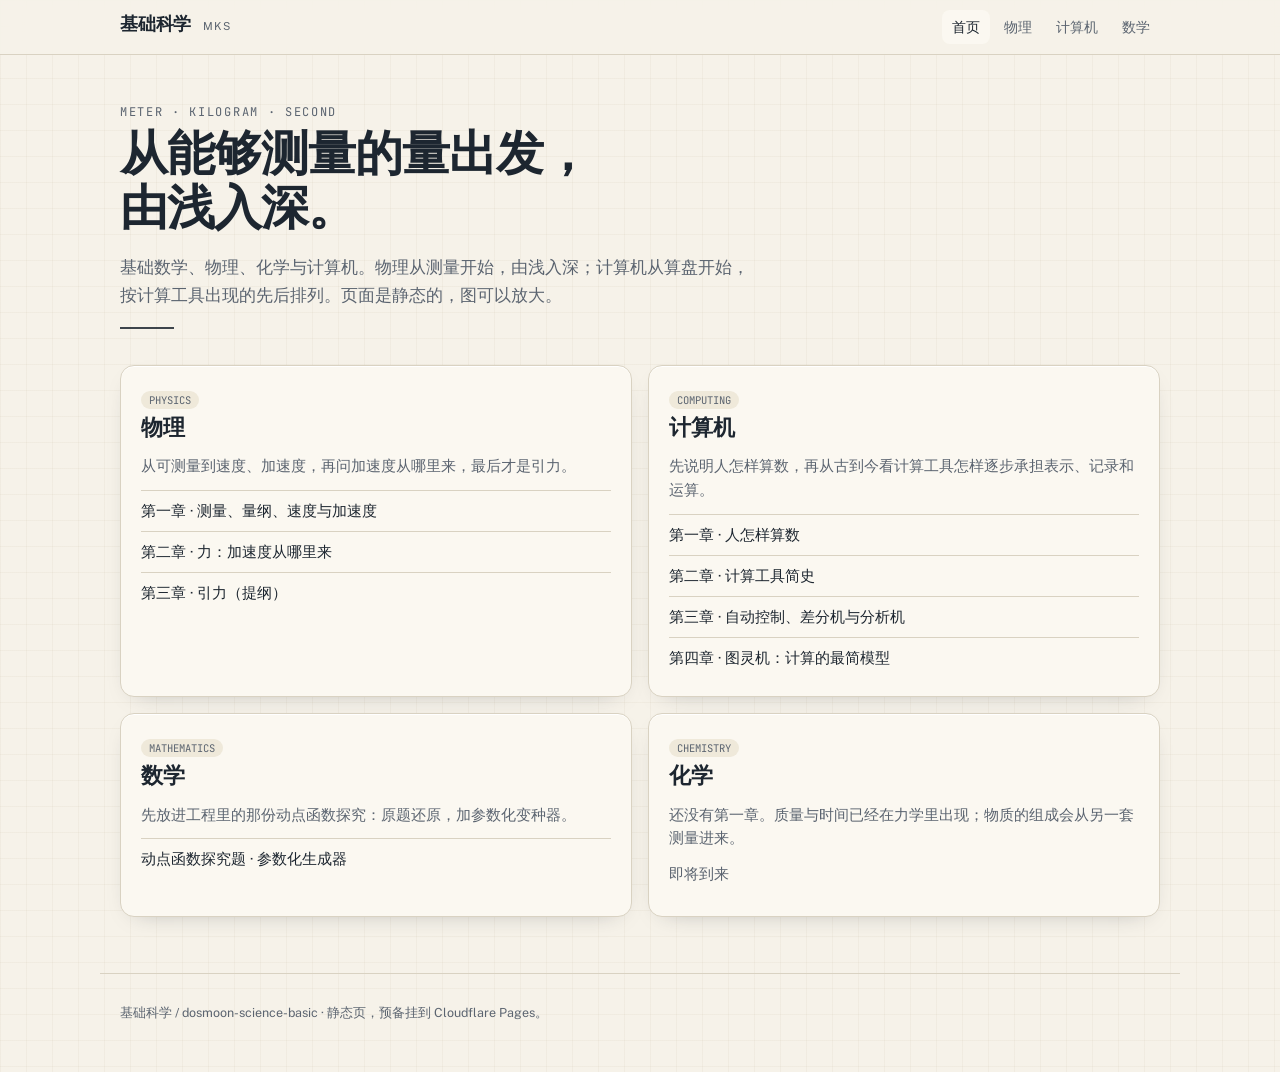
<file: index.html>
<!DOCTYPE html>
<html lang="zh-CN">
<head>
<meta charset="UTF-8">
<meta name="viewport" content="width=device-width, initial-scale=1.0">
<title>基础科学 · 测量、模型与实验</title>
<link rel="preconnect" href="https://fonts.googleapis.com">
<link rel="preconnect" href="https://fonts.gstatic.com" crossorigin>
<link href="https://fonts.googleapis.com/css2?family=Newsreader:opsz,wght@6..72,400;6..72,500;6..72,600&family=Public+Sans:wght@400;500;600&family=JetBrains+Mono:wght@400;500&display=swap" rel="stylesheet">
<link rel="stylesheet" href="assets/css/site.css">
</head>
<body>
<header class="site-nav">
  <div class="inner">
    <a class="brand" href="index.html">基础科学 <small>MKS</small></a>
    <nav>
      <a href="index.html" aria-current="page">首页</a>
      <a href="physics/index.html">物理</a>
      <a href="computer/index.html">计算机</a>
      <a href="动点函数探究题_生成器.html">数学</a>
    </nav>
  </div>
</header>

<section class="hero">
  <p class="kicker">Meter · Kilogram · Second</p>
  <h1>从能够测量的量出发，<br>由浅入深。</h1>
  <p class="lead">基础数学、物理、化学与计算机。物理从测量开始，由浅入深；计算机从算盘开始，按计算工具出现的先后排列。页面是静态的，图可以放大。</p>
  <div class="hr"></div>
</section>

<section class="grid-3">
  <article class="card">
    <span class="pill">PHYSICS</span>
    <h2>物理</h2>
    <p>从可测量到速度、加速度，再问加速度从哪里来，最后才是引力。</p>
    <ul class="list">
      <li><a href="physics/mechanics/01-measurement.html">第一章 · 测量、量纲、速度与加速度</a></li>
      <li><a href="physics/mechanics/02-force.html">第二章 · 力：加速度从哪里来</a></li>
      <li><a href="physics/mechanics/03-gravity.html">第三章 · 引力（提纲）</a></li>
    </ul>
  </article>
  <article class="card">
    <span class="pill">COMPUTING</span>
    <h2>计算机</h2>
    <p>先说明人怎样算数，再从古到今看计算工具怎样逐步承担表示、记录和运算。</p>
    <ul class="list">
      <li><a href="computer/foundations/01-abacus.html">第一章 · 人怎样算数</a></li>
      <li><a href="computer/foundations/02-mechanical.html">第二章 · 计算工具简史</a></li>
      <li><a href="computer/foundations/03-analytical.html">第三章 · 自动控制、差分机与分析机</a></li>
      <li><a href="computer/foundations/04-turing.html">第四章 · 图灵机：计算的最简模型</a></li>
    </ul>
  </article>
  <article class="card">
    <span class="pill">MATHEMATICS</span>
    <h2>数学</h2>
    <p>先放进工程里的那份动点函数探究：原题还原，加参数化变种器。</p>
    <ul class="list">
      <li><a href="动点函数探究题_生成器.html">动点函数探究题 · 参数化生成器</a></li>
    </ul>
  </article>
  <article class="card">
    <span class="pill">CHEMISTRY</span>
    <h2>化学</h2>
    <p>还没有第一章。质量与时间已经在力学里出现；物质的组成会从另一套测量进来。</p>
    <p class="soon">即将到来</p>
  </article>
</section>

<footer class="site-foot">
  基础科学 / dosmoon-science-basic · 静态页，预备挂到 Cloudflare Pages。
</footer>
</body>
</html>
</file>
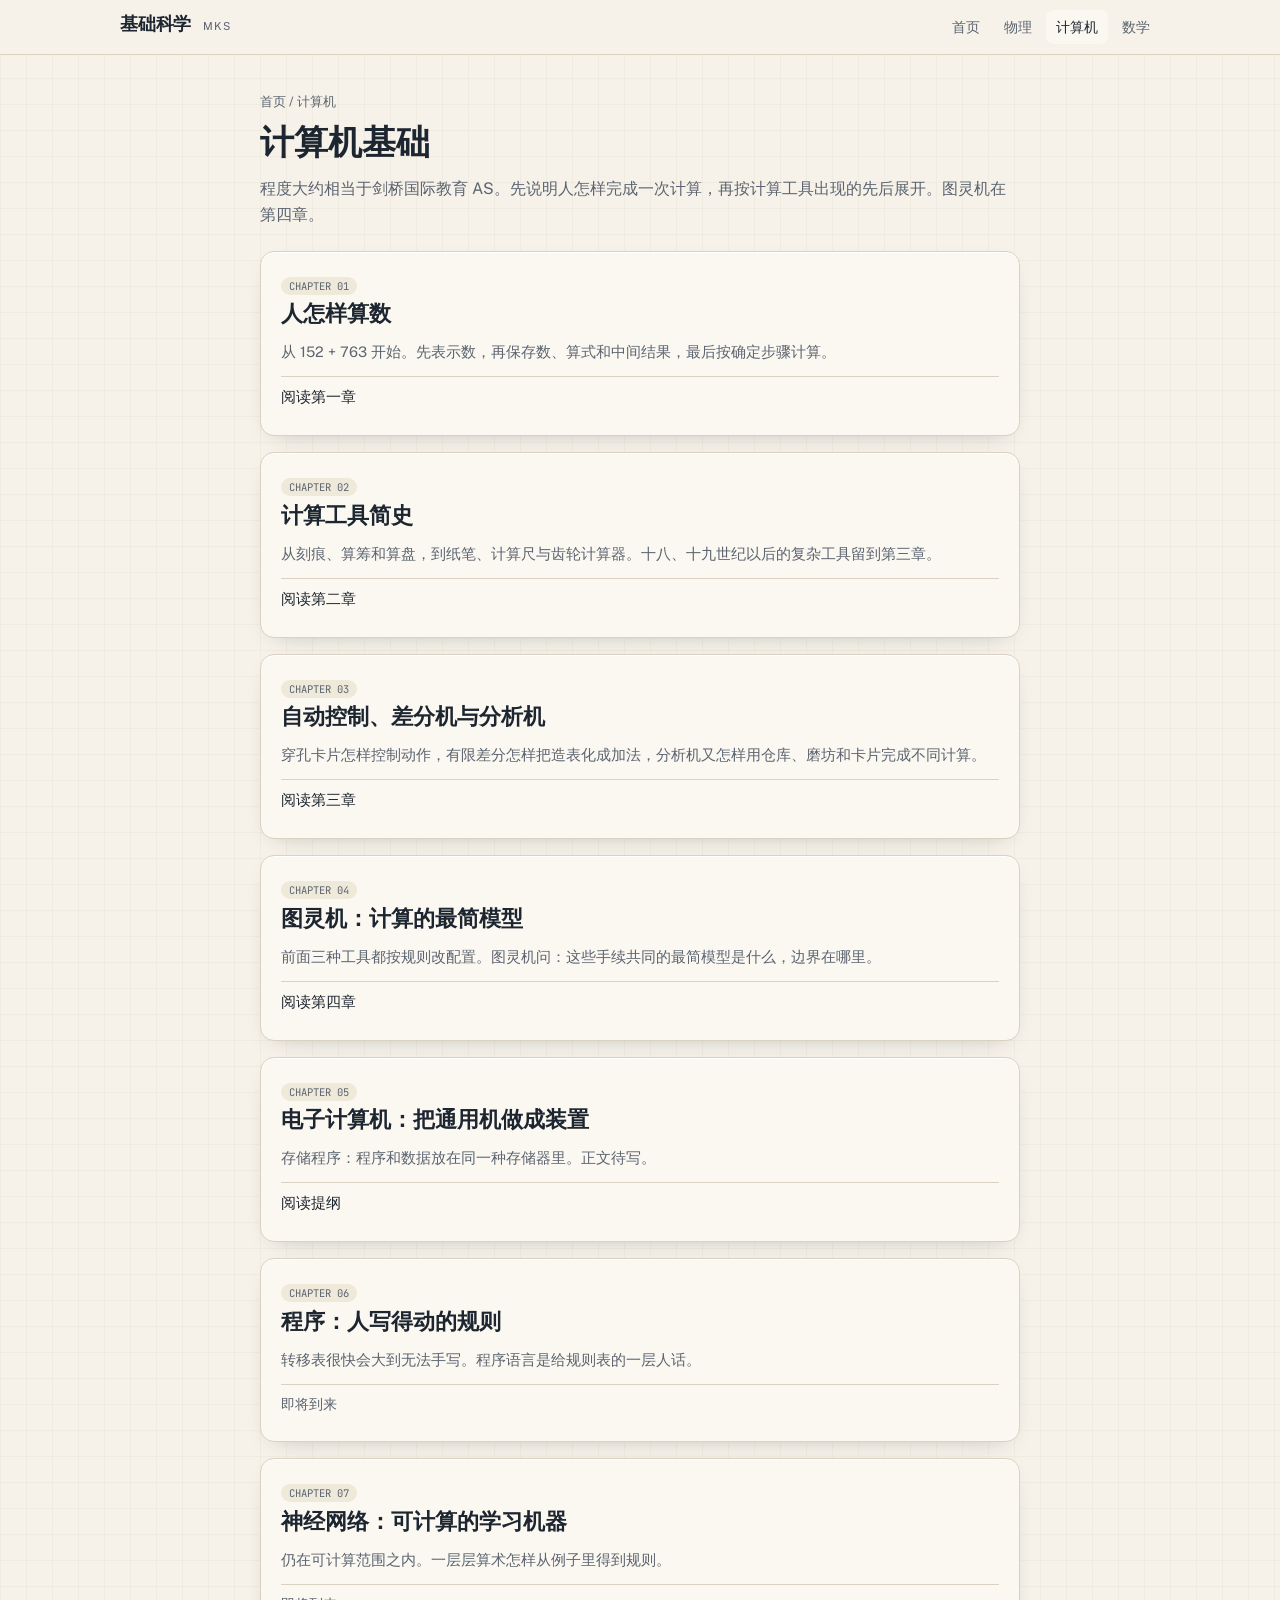
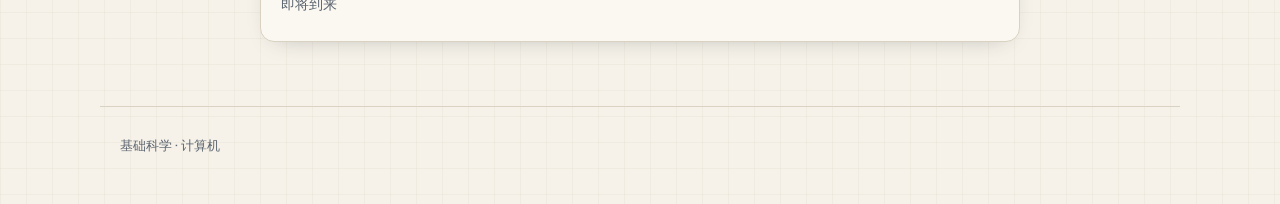
<file: computer/index.html>
<!DOCTYPE html>
<html lang="zh-CN">
<head>
<meta charset="UTF-8">
<meta name="viewport" content="width=device-width, initial-scale=1.0">
<title>计算机 · 计算机基础</title>
<link rel="preconnect" href="https://fonts.googleapis.com">
<link rel="preconnect" href="https://fonts.gstatic.com" crossorigin>
<link href="https://fonts.googleapis.com/css2?family=Newsreader:opsz,wght@6..72,400;6..72,500;6..72,600&family=Public+Sans:wght@400;500;600&family=JetBrains+Mono:wght@400;500&display=swap" rel="stylesheet">
<link rel="stylesheet" href="../assets/css/site.css">
</head>
<body>
<header class="site-nav">
  <div class="inner">
    <a class="brand" href="../index.html">基础科学 <small>MKS</small></a>
    <nav>
      <a href="../index.html">首页</a>
      <a href="../physics/index.html">物理</a>
      <a href="index.html" aria-current="page">计算机</a>
      <a href="../动点函数探究题_生成器.html">数学</a>
    </nav>
  </div>
</header>

<main class="page">
  <p class="crumb"><a href="../index.html">首页</a> / 计算机</p>
  <h1>计算机基础</h1>
  <p class="deck">程度大约相当于剑桥国际教育 AS。先说明人怎样完成一次计算，再按计算工具出现的先后展开。图灵机在第四章。</p>
  <article class="card">
    <span class="pill">CHAPTER 01</span>
    <h2>人怎样算数</h2>
    <p>从 152 + 763 开始。先表示数，再保存数、算式和中间结果，最后按确定步骤计算。</p>
    <ul class="list">
      <li><a href="foundations/01-abacus.html">阅读第一章</a></li>
    </ul>
  </article>
  <article class="card">
    <span class="pill">CHAPTER 02</span>
    <h2>计算工具简史</h2>
    <p>从刻痕、算筹和算盘，到纸笔、计算尺与齿轮计算器。十八、十九世纪以后的复杂工具留到第三章。</p>
    <ul class="list">
      <li><a href="foundations/02-mechanical.html">阅读第二章</a></li>
    </ul>
  </article>
  <article class="card">
    <span class="pill">CHAPTER 03</span>
    <h2>自动控制、差分机与分析机</h2>
    <p>穿孔卡片怎样控制动作，有限差分怎样把造表化成加法，分析机又怎样用仓库、磨坊和卡片完成不同计算。</p>
    <ul class="list">
      <li><a href="foundations/03-analytical.html">阅读第三章</a></li>
    </ul>
  </article>
  <article class="card">
    <span class="pill">CHAPTER 04</span>
    <h2>图灵机：计算的最简模型</h2>
    <p>前面三种工具都按规则改配置。图灵机问：这些手续共同的最简模型是什么，边界在哪里。</p>
    <ul class="list">
      <li><a href="foundations/04-turing.html">阅读第四章</a></li>
    </ul>
  </article>
  <article class="card">
    <span class="pill">CHAPTER 05</span>
    <h2>电子计算机：把通用机做成装置</h2>
    <p>存储程序：程序和数据放在同一种存储器里。正文待写。</p>
    <ul class="list">
      <li><a href="foundations/05-electronic.html">阅读提纲</a></li>
    </ul>
  </article>
  <article class="card">
    <span class="pill">CHAPTER 06</span>
    <h2>程序：人写得动的规则</h2>
    <p>转移表很快会大到无法手写。程序语言是给规则表的一层人话。</p>
    <ul class="list">
      <li class="soon">即将到来</li>
    </ul>
  </article>
  <article class="card">
    <span class="pill">CHAPTER 07</span>
    <h2>神经网络：可计算的学习机器</h2>
    <p>仍在可计算范围之内。一层层算术怎样从例子里得到规则。</p>
    <ul class="list">
      <li class="soon">即将到来</li>
    </ul>
  </article>
</main>

<footer class="site-foot">基础科学 · 计算机</footer>
</body>
</html>
</file>
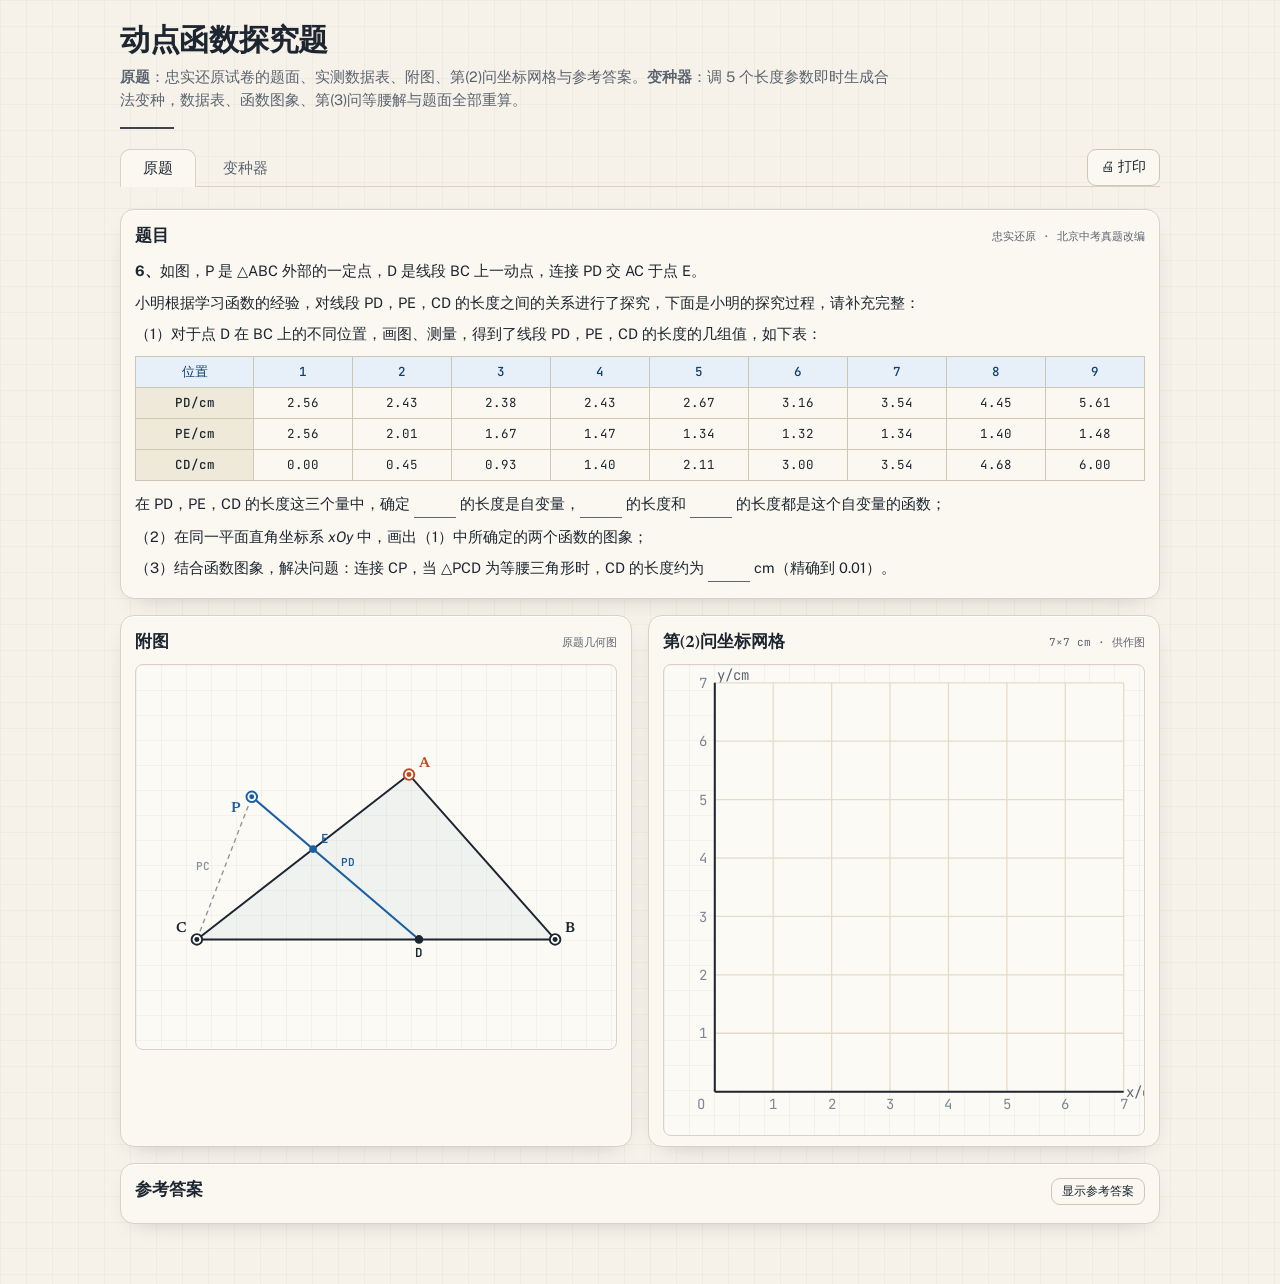
<file: 动点函数探究题_生成器.html>
<!DOCTYPE html>
<html lang="zh-CN">
<head>
<meta charset="UTF-8">
<meta name="viewport" content="width=device-width, initial-scale=1.0">
<title>动点函数探究题 · 参数化生成器</title>
<link rel="preconnect" href="https://fonts.googleapis.com">
<link rel="preconnect" href="https://fonts.gstatic.com" crossorigin>
<link href="https://fonts.googleapis.com/css2?family=Newsreader:opsz,wght@6..72,400;6..72,500;6..72,600&family=Public+Sans:wght@400;500;600&family=JetBrains+Mono:wght@400;500&display=swap" rel="stylesheet">
<style>
  :root{
    --paper:#F6F2E9; --paper2:#FBF8F1; --ink:#1d2630; --ink2:#5b6470;
    --line:#d9d2c2; --line2:#cfc7b4; --blue:#1a5fa3; --blue-soft:#e7f0f8;
    --coral:#bf4a22; --green:#1f7a52;
    --shadow:0 1px 0 #fff inset, 0 8px 24px -16px rgba(29,38,48,.4);
  }
  *{box-sizing:border-box} html,body{margin:0}
  body{background:var(--paper);color:var(--ink);font-family:"Public Sans",system-ui,sans-serif;line-height:1.6;
    background-image:linear-gradient(rgba(190,180,155,.10) 1px,transparent 1px),linear-gradient(90deg,rgba(190,180,155,.10) 1px,transparent 1px);background-size:26px 26px;}
  .wrap{max-width:1080px;margin:0 auto;padding:26px 20px 60px}
  header h1{font-family:"Newsreader",serif;font-weight:600;font-size:30px;line-height:1.15;margin:0 0 4px;letter-spacing:-.01em}
  header .sub{color:var(--ink2);font-size:14.5px;max-width:780px;margin:0}
  header .hr{height:2px;background:var(--ink);opacity:.85;margin:16px 0 0;width:54px}

  .params{margin:20px 0 16px;padding:16px 18px;background:var(--paper2);border:1px solid var(--line);border-radius:12px;box-shadow:var(--shadow)}
  .params h3{margin:0 0 12px;font-family:"Newsreader",serif;font-weight:600;font-size:15px;display:flex;align-items:center;gap:10px}
  .params h3 .pill{font-family:"JetBrains Mono",monospace;font-size:10.5px;font-weight:400;color:var(--ink2);background:#efe9da;padding:2px 8px;border-radius:20px}
  .sliders{display:grid;grid-template-columns:repeat(auto-fit,minmax(180px,1fr));gap:10px 22px}
  .pslab{display:flex;align-items:center;gap:10px}
  .pslab .nm{font-family:"JetBrains Mono",monospace;font-size:13px;width:62px;color:var(--ink)}
  .pslab .nm em{color:var(--ink2);font-style:normal;font-size:11px}
  .pslab input[type=range]{flex:1;accent-color:var(--blue)}
  .pslab .num{font-family:"JetBrains Mono",monospace;font-size:13px;width:42px;text-align:right;color:var(--blue)}

  .toolbar{display:flex;flex-wrap:wrap;gap:10px 14px;align-items:center;margin:0 0 18px}
  .toolbar .grp{display:flex;align-items:center;gap:8px}
  .toolbar label{font-size:13px;color:var(--ink2)}
  button{font-family:inherit;font-size:13.5px;cursor:pointer;background:var(--paper2);color:var(--ink);border:1px solid var(--line2);border-radius:9px;padding:7px 13px;transition:transform .08s,background .15s}
  button:hover{background:#fff} button:active{transform:scale(.97)}
  button.primary{background:var(--ink);color:var(--paper2);border-color:var(--ink)} button.primary:hover{background:#000}
  button.accent{background:var(--blue);color:#fff;border-color:var(--blue)} button.accent:hover{filter:brightness(1.07)}
  select{padding:6px 9px;border:1px solid var(--line2);border-radius:8px;background:var(--paper2);font-size:13px;color:var(--ink)}
  input[type=range]{width:120px} .val{font-family:"JetBrains Mono",monospace;font-size:12.5px;min-width:18px;text-align:center}
  .chk{display:flex;align-items:center;gap:6px;font-size:13px;color:var(--ink2)}

  .panes{display:grid;grid-template-columns:1fr 1fr;gap:16px}
  @media(max-width:820px){.panes{grid-template-columns:1fr}}
  .card{background:var(--paper2);border:1px solid var(--line);border-radius:14px;padding:14px 14px 10px;box-shadow:var(--shadow)}
  .card h2{font-family:"Newsreader",serif;font-weight:600;font-size:16.5px;margin:0 0 8px;display:flex;align-items:center;justify-content:space-between;gap:8px}
  .card h2 .tag{font-family:"JetBrains Mono",monospace;font-size:11px;color:var(--ink2);font-weight:400}
  svg,canvas{display:block;width:100%;height:auto;border-radius:8px}
  .pane-svg{background:linear-gradient(rgba(120,135,150,.07) 1px,transparent 1px),linear-gradient(90deg,rgba(120,135,150,.07) 1px,transparent 1px);background-size:25px 25px;background-color:#fcfaf4;border:1px solid var(--line)}
  .status{font-size:12.5px;margin:6px 2px 0;min-height:18px}
  .status.ok{color:var(--green)} .status.warn{color:var(--coral)}
  .derived{font-family:"JetBrains Mono",monospace;font-size:11.5px;color:var(--ink2);margin:4px 2px 0}

  .tablecard{margin-top:16px} table{border-collapse:collapse;width:100%;font-family:"JetBrains Mono",monospace;font-size:12.5px}
  th,td{border:1px solid var(--line2);padding:5px 4px;text-align:center}
  thead th{background:var(--blue-soft);color:#0e3f6b;font-weight:500}
  tbody th{background:#efe9da;color:var(--ink);font-weight:500;white-space:nowrap}
  td.hl,th.hl{background:#fff7e8}
  .legend{display:flex;gap:18px;font-size:12.5px;color:var(--ink2);margin:0 2px 8px}
  .dotL{display:inline-block;width:9px;height:9px;border-radius:50%;vertical-align:-1px;margin-right:5px}
  .problemcard{margin-top:16px} .problemcard h2 button{padding:4px 10px;font-size:12px}
  .qtext{font-size:14.5px;line-height:1.75} .qtext .blank{display:inline-block;min-width:42px;border-bottom:1.5px solid var(--ink2);text-align:center}
  .qtext .step{margin:6px 0}
  .answer{margin-top:12px;padding:12px 14px;border-left:3px solid var(--green);background:#eef6f0;border-radius:0 10px 10px 0;font-size:14px}
  .answer.hidden{display:none} .answer b{color:var(--green)} .ansnum{font-family:"JetBrains Mono",monospace;font-weight:500}
  .answer .ahead{font-family:"Newsreader",serif;font-weight:600;font-size:15px;color:var(--green);margin:16px 0 4px}
  .answer .ahead:first-child{margin-top:0}
  .answer p{margin:6px 0} .answer .caseline{padding-left:4px}
  .answer .stepnote{color:var(--ink2);font-size:13px;line-height:1.6}
  .ans2blk{margin:6px 0 4px}
  .foot{margin-top:22px;font-size:12.5px;color:var(--ink2);line-height:1.7}
  code{font-family:"JetBrains Mono",monospace;background:#efe9da;padding:1px 5px;border-radius:5px;font-size:.92em}
  .tablecard.flash{animation:tflash .55s ease-out}
  @keyframes tflash{0%{box-shadow:0 0 0 2px var(--blue) inset, var(--shadow)}100%{box-shadow:var(--shadow)}}
  .dim{opacity:.4;transition:opacity .15s}
  .live{font-family:"Public Sans",sans-serif;font-size:11px;color:var(--green);background:#e7f3ec;padding:2px 8px;border-radius:20px;font-weight:500}
  /* tabs: 原题 / 变种器 */
  .tabbar{display:flex;gap:4px;border-bottom:1px solid var(--line);margin:20px 0 22px}
  .tab{border:1px solid transparent;border-bottom:none;border-radius:10px 10px 0 0;background:transparent;color:var(--ink2);padding:9px 22px;font-size:14.5px;margin-bottom:-1px}
  .tab:hover{background:var(--paper2);color:var(--ink)}
  .tab.active{background:var(--paper2);border-color:var(--line);border-bottom-color:var(--paper2);color:var(--ink);font-weight:500}
  .answer .ahead{font-family:"Newsreader",serif;font-weight:600;font-size:15px;color:var(--green);margin:16px 0 4px}
  #origAns .legend span{display:inline-flex;align-items:center}

  /* ===== 打印 / 导出 PDF 专用样式 ===== */
  @media print{
    /* 关键：默认浏览器打印会丢掉背景色，强制按设计配色输出 */
    *{ -webkit-print-color-adjust:exact !important; print-color-adjust:exact !important; }
    @page{ size:A4 portrait; margin:14mm; }
    html,body{ background:#fff !important; }
    body{ background-image:none !important; font-size:12pt; }
    .wrap{ max-width:none; margin:0; padding:0; }
    /* 隐藏所有交互件与屏幕用说明 */
    .tabbar,.toolbar,.params,button,.status,.live,.derived,header .sub,header .hr,.foot{ display:none !important; }
    h1{ font-size:18pt; margin:0 0 8px }
    /* 卡片：去阴影、留边、整块不跨页 */
    .card{ box-shadow:none; border:1px solid var(--line2); break-inside:avoid; page-break-inside:avoid; margin-bottom:10px; padding:10px 12px }
    .card h2{ font-size:13pt } .card h2 .tag{ display:none }
    /* 图、表、答案块不被分页切断 */
    table,svg,canvas,.panes,.ans2blk,.answer,.qtext{ break-inside:avoid; page-break-inside:avoid }
    /* 纸上双栏改单栏，图更大更清晰 */
    .panes{ grid-template-columns:1fr; gap:10px }
    svg,canvas{ max-width:460px }
    /* 答案区按屏幕当前状态打印：展开则印出、折叠则不印 */
    .answer.hidden{ display:none !important }
    a[href]:after{ content:"" }
  }
</style>
</head>
<body>
<div class="wrap">
  <header>
    <h1>动点函数探究题</h1>
    <p class="sub"><b>原题</b>：忠实还原试卷的题面、实测数据表、附图、第(2)问坐标网格与参考答案。<b>变种器</b>：调 5 个长度参数即时生成合法变种，数据表、函数图象、第(3)问等腰解与题面全部重算。</p>
    <div class="hr"></div>
  </header>

  <div class="tabbar">
    <button class="tab" data-view="original">原题</button>
    <button class="tab" data-view="variant">变种器</button>
    <button class="printbtn" id="btnPrint" style="margin-left:auto" title="打印当前视图 / 导出 PDF">🖨 打印</button>
  </div>

  <div id="viewOriginal">
    <div class="card">
      <h2>题目 <span class="tag">忠实还原 · 北京中考真题改编</span></h2>
      <div class="qtext">
        <p class="step"><b>6、</b>如图，P 是 △ABC 外部的一定点，D 是线段 BC 上一动点，连接 PD 交 AC 于点 E。</p>
        <p class="step">小明根据学习函数的经验，对线段 PD，PE，CD 的长度之间的关系进行了探究，下面是小明的探究过程，请补充完整：</p>
        <p class="step">（1）对于点 D 在 BC 上的不同位置，画图、测量，得到了线段 PD，PE，CD 的长度的几组值，如下表：</p>
      </div>
      <div style="overflow-x:auto;margin:10px 0"><table id="origTbl"></table></div>
      <div class="qtext">
        <p class="step">在 PD，PE，CD 的长度这三个量中，确定 <span class="blank">　</span> 的长度是自变量，<span class="blank">　</span> 的长度和 <span class="blank">　</span> 的长度都是这个自变量的函数；</p>
        <p class="step">（2）在同一平面直角坐标系 <em>xOy</em> 中，画出（1）中所确定的两个函数的图象；</p>
        <p class="step">（3）结合函数图象，解决问题：连接 CP，当 △PCD 为等腰三角形时，CD 的长度约为 <span class="blank">　</span> cm（精确到 0.01）。</p>
      </div>
    </div>

    <div class="panes" style="margin-top:16px">
      <div class="card">
        <h2>附图 <span class="tag">原题几何图</span></h2>
        <svg id="origGeo" viewBox="0 0 500 400" class="pane-svg" aria-label="原题附图：△ABC 与外部定点 P"></svg>
      </div>
      <div class="card">
        <h2>第(2)问坐标网格 <span class="tag">7×7 cm · 供作图</span></h2>
        <svg id="origGrid" viewBox="0 0 376 370" class="pane-svg" aria-label="空白坐标网格"></svg>
      </div>
    </div>

    <div class="card problemcard" style="margin-top:16px">
      <h2>参考答案 <span class="tag"><button id="btnOrigAns">显示参考答案</button></span></h2>
      <div class="answer hidden" id="origAns"></div>
    </div>
  </div>

  <div id="viewVariant">

  <div class="params">
    <h3>可调参数：5 个长度 <span class="pill">单位 cm · 自由度 = 5</span></h3>
    <div class="sliders" id="sliders"></div>
  </div>

  <div class="toolbar">
    <button class="primary" id="btnReset">还原原题</button>
    <button class="accent" id="btnRand">随机生成合法变种</button>
    <div class="grp"><label>预设</label>
      <select id="preset">
        <option value="orig">原题</option>
        <option value="obtuse">钝角三角形</option>
        <option value="eqlat">近似等边</option>
        <option value="farp">P 更远</option>
        <option value="flat">扁三角形</option>
      </select></div>
    <div class="grp"><label>位置数 N</label><input type="range" id="nPos" min="5" max="12" value="9"><span class="val" id="nPosVal">9</span></div>
    <div class="grp"><label>高亮位置</label><input type="range" id="hl" min="0" max="8" value="5"><span class="val" id="hlVal">6</span></div>
    <label class="chk"><input type="checkbox" id="aux" checked> 第(3)问辅助线</label>
  </div>

  <div class="card" style="max-width:560px;margin:0 auto">
    <h2>几何图（题目附图，真实比例）<span class="tag" id="geoTag"></span></h2>
    <svg id="geo" viewBox="0 0 500 400" class="pane-svg" aria-label="由 5 个长度参数确定的三角形 ABC 与定点 P"></svg>
    <div class="status" id="status"></div>
    <div class="derived" id="derived"></div>
  </div>

  <div class="card tablecard">
    <h2>测量数据表 <span class="live">随参数实时更新 ●</span></h2>
    <div style="overflow-x:auto"><table id="tbl"></table></div>
  </div>

  <div class="card problemcard">
    <h2>自动生成的题目 <span class="tag"><button id="btnAns">显示完整解答</button></span></h2>
    <div class="qtext" id="qtext"></div>

    <div class="answer hidden" id="answer">
      <div id="ans1"></div>
      <div class="ans2blk">
        <div id="ans2head"></div>
        <div class="legend" style="margin:8px 2px 6px">
          <span><span class="dotL" style="background:var(--blue)"></span><b>y₁ = PD</b></span>
          <span><span class="dotL" style="background:var(--coral)"></span><b>y₂ = PE</b></span>
          <span id="auxLeg" style="color:var(--ink2)">虚线：y=x、y=PC；绿点：等腰解</span>
        </div>
        <canvas id="plot" width="500" height="400" style="max-width:520px;border:1px solid var(--line);background:#fcfaf4"></canvas>
        <div id="ans2note" class="stepnote"></div>
      </div>
      <div id="ans3"></div>
      <div id="ansSteps"></div>
    </div>
  </div>

  <p class="foot">
    构形：由 <code>AB,BC,CA</code> 以 SSS 定出 △ABC（取 C 为原点、B 在 x 轴正向、A 在上半平面）；再由 <code>PA,PC</code> 求两圆交点，取 AC 外侧（与 B 异侧）的那个即得 P。D 沿 BC 均匀取 N 个位置，<code>CD=t·BC</code> 为自变量，<code>PD=|P−D|</code>，E 为直线 PD 与 AC 的交点，<code>PE=|P−E|</code>。第(3)问 PC 为定值，△PCD 等腰按 <code>PC=PD</code>、<code>PC=CD</code>、<code>CD=PD</code> 三类数值求解（精确到 0.01）。参数须满足 △ABC 与 △PAC 两个三角形不等式，否则给出提示。
  </p>
  </div><!-- /viewVariant -->
</div>

<script>
/* ---------- vector helpers ---------- */
const sub=(a,b)=>({x:a.x-b.x,y:a.y-b.y});
const add=(a,b)=>({x:a.x+b.x,y:a.y+b.y});
const mul=(a,k)=>({x:a.x*k,y:a.y*k});
const len=a=>Math.hypot(a.x,a.y);
const dist=(a,b)=>Math.hypot(a.x-b.x,a.y-b.y);
const cross=(a,b)=>a.x*b.y-a.y*b.x;
const sideAC=(A,C,X)=>cross(sub(C,A),sub(X,A));
function lineIntersect(P,D,A,C){
  const d1=sub(D,P), d2=sub(C,A), b=sub(A,P);
  const det=d1.x*(-d2.y)-(-d2.x)*d1.y;
  if(Math.abs(det)<1e-9) return {E:{...C},s:0,u:0};
  const s=(b.x*(-d2.y)-(-d2.x)*b.y)/det;
  const u=(d1.x*b.y-b.x*d1.y)/det;
  return {E:add(P,mul(d1,s)),s,u};
}

/* ---------- build coordinates from the 5 lengths ---------- */
function buildConfig(L){
  const {AB,BC,CA,PA,PC}=L;
  const tri=(p,q,r)=>p+q>r+1e-6&&p+r>q+1e-6&&q+r>p+1e-6;
  if(!tri(AB,BC,CA)) return {err:'△ABC 三边不满足三角形不等式（任意两边之和 > 第三边）。'};
  if(!tri(PA,PC,CA)) return {err:'△PAC 不成立：需 |PA − PC| < AC < PA + PC，请调整 PA / PC / CA。'};
  const C={x:0,y:0}, B={x:BC,y:0};
  const Ax=(CA*CA+BC*BC-AB*AB)/(2*BC);
  const Ay=Math.sqrt(Math.max(0,CA*CA-Ax*Ax));
  const A={x:Ax,y:Ay};
  const u=mul(A,1/CA);
  const p=(PC*PC-PA*PA+CA*CA)/(2*CA);
  const h=Math.sqrt(Math.max(0,PC*PC-p*p));
  const n={x:-u.y,y:u.x};
  let P=add(add(C,mul(u,p)),mul(n,h));
  if(sideAC(A,C,P)*sideAC(A,C,B)>=0) P=add(add(C,mul(u,p)),mul(n,-h));
  return {A,B,C,P};
}

/* ---------- parameter definitions & presets ---------- */
const PARAMS=[
  {k:'AB',lab:'AB',note:'边'}, {k:'BC',lab:'BC',note:'边'}, {k:'CA',lab:'CA',note:'边'},
  {k:'PA',lab:'PA',note:'P→A'}, {k:'PC',lab:'PC',note:'P→C'}
];
const PRESETS={
  orig:  {AB:3.69,BC:6.00,CA:4.50,PA:2.66,PC:2.56},
  obtuse:{AB:5.0,BC:7.0,CA:3.0,PA:2.5,PC:3.0},
  eqlat: {AB:6.0,BC:6.0,CA:6.0,PA:3.5,PC:3.5},
  farp:  {AB:3.7,BC:6.0,CA:4.5,PA:4.0,PC:4.0},
  flat:  {AB:4.2,BC:7.0,CA:4.0,PA:3.0,PC:3.0}
};
let L={...PRESETS.orig};
let S=buildConfig(L);
let N=9, HL=5, showAux=true;

/* ---------- core computation ---------- */
function compute(){
  const BC=dist(S.B,S.C), PC=dist(S.P,S.C), CA=dist(S.A,S.C); const rows=[];
  for(let i=0;i<N;i++){ const t=(N===1)?0:i/(N-1);
    const D=add(S.C,mul(sub(S.B,S.C),t)); const CD=t*BC; const PD=dist(S.P,D);
    const {E}=lineIntersect(S.P,D,S.A,S.C); const PE=dist(S.P,E);
    const onSeg = (()=>{const par=((E.x)*(S.A.x)+(E.y)*(S.A.y))/(CA*CA||1); return par>=-0.01&&par<=1.01;})();
    rows.push({i,t,CD,D,PD,E,PE,onSeg}); }
  return {BC,PC,CA,rows};
}
function PDof(x,BC){ const D=add(S.C,mul(sub(S.B,S.C),BC?x/BC:0)); return dist(S.P,D); }

function solveIso(){
  const BC=dist(S.B,S.C), PC=dist(S.P,S.C); const out=[];
  const findRoots=(g,skipX)=>{ const Nn=4000,res=[]; let xp=0,fp=g(0),last=fp>0?1:fp<0?-1:0;
    for(let k=1;k<=Nn;k++){ const x=BC*k/Nn, f=g(x); const s=f>0?1:f<0?-1:0;
      if(s!==0&&last!==0&&s!==last&&x>skipX) res.push(xp-fp*(x-xp)/(f-fp));
      if(s!==0)last=s; xp=x; fp=f; } return res; };
  findRoots(x=>PDof(x,BC)-PC, Math.max(0.12,0.03*BC)).forEach(x=>out.push({type:'PC = PD',x}));
  if(PC>0.05 && PC<BC-0.001) out.push({type:'PC = CD',x:PC});
  findRoots(x=>x-PDof(x,BC), 0.05).forEach(x=>out.push({type:'CD = PD',x}));
  const seen=new Set(),res=[],xmax=Math.round(BC*100)/100;
  for(const o of out){ const r=Math.round(o.x*100)/100; const key=o.type+'@'+r;
    if(!seen.has(key)&&r>0&&r<=xmax){ seen.add(key); res.push({type:o.type,x:r}); } }
  return res.sort((a,b)=>a.x-b.x);
}

/* ---------- geometry render (auto-fit, true proportions) ---------- */
const geo=document.getElementById('geo'), SVGNS='http://www.w3.org/2000/svg';
const el=(t,a)=>{const e=document.createElementNS(SVGNS,t);for(const k in a)e.setAttribute(k,a[k]);return e;};
function fitFn(){
  const pts=[S.A,S.B,S.C,S.P];
  let mnx=Math.min(...pts.map(p=>p.x)), mxx=Math.max(...pts.map(p=>p.x));
  let mny=Math.min(...pts.map(p=>p.y)), mxy=Math.max(...pts.map(p=>p.y));
  const w=(mxx-mnx)||1, h=(mxy-mny)||1, cx=(mnx+mxx)/2, cy=(mny+mxy)/2;
  const sc=Math.min(500/(w*1.28), 400/(h*1.28));
  return p=>({x:250+(p.x-cx)*sc, y:200-(p.y-cy)*sc});
}
function txt(x,y,s,fill,fs){const t=el('text',{x,y,fill,'font-size':fs||14,'font-family':'JetBrains Mono, monospace'});t.textContent=s;return t;}
function renderGeo(data){
  geo.innerHTML='';
  if(S.err){ geo.appendChild(txt(40,200,'参数无效，见下方提示','#bf4a22',14)); return; }
  const T=fitFn();
  const a=T(S.A),b=T(S.B),c=T(S.C),p=T(S.P);
  geo.appendChild(el('polygon',{points:`${a.x},${a.y} ${b.x},${b.y} ${c.x},${c.y}`,fill:'rgba(26,95,163,.05)',stroke:'#1d2630','stroke-width':2,'stroke-linejoin':'round'}));
  data.rows.forEach(r=>{const d=T(r.D); geo.appendChild(el('circle',{cx:d.x,cy:d.y,r:2.4,fill:'#b9b09a'}));});
  geo.appendChild(el('line',{x1:c.x,y1:c.y,x2:p.x,y2:p.y,stroke:'#8a93a0','stroke-width':1.4,'stroke-dasharray':'5 4'}));
  const r=data.rows[Math.min(HL,data.rows.length-1)];
  if(r){ const d=T(r.D), e=T(r.E);
    geo.appendChild(el('line',{x1:p.x,y1:p.y,x2:d.x,y2:d.y,stroke:'#1a5fa3','stroke-width':2.3}));
    geo.appendChild(el('circle',{cx:e.x,cy:e.y,r:4,fill:'#1a5fa3'}));
    geo.appendChild(txt(e.x+8,e.y-6,'E','#1a5fa3'));
    geo.appendChild(el('circle',{cx:d.x,cy:d.y,r:4.5,fill:'#1d2630'}));
    geo.appendChild(txt(d.x-4,d.y+18,'D','#1d2630'));
    geo.appendChild(txt((p.x+d.x)/2+6,(p.y+d.y)/2,'PD='+r.PD.toFixed(2),'#1a5fa3',11.5));
  }
  geo.appendChild(txt((c.x+p.x)/2-58,(c.y+p.y)/2+2,'PC='+data.PC.toFixed(2),'#8a93a0',11.5));
  const mk=(P,name,color,dx,dy)=>{const s=T(P);
    geo.appendChild(el('circle',{cx:s.x,cy:s.y,r:5.5,fill:'#fff',stroke:color,'stroke-width':2}));
    geo.appendChild(el('circle',{cx:s.x,cy:s.y,r:2.6,fill:color}));
    const t=el('text',{x:s.x+dx,y:s.y+dy,fill:color,'font-size':15,'font-weight':600,'font-family':'Newsreader, serif'});t.textContent=name;geo.appendChild(t);};
  mk(S.A,'A','#bf4a22',10,-8); mk(S.B,'B','#1d2630',10,-8);
  mk(S.C,'C','#1d2630',-22,-8); mk(S.P,'P','#1a5fa3',-22,16);
}

/* ---------- plot render ---------- */
const cv=document.getElementById('plot'), ctx=cv.getContext('2d');
function renderPlot(data){
  const W=cv.width,H=cv.height; ctx.clearRect(0,0,W,H);
  if(S.err) return;
  const padL=46,padR=14,padT=14,padB=34; const BC=data.BC;
  let ymax=0; data.rows.forEach(r=>{ymax=Math.max(ymax,r.PD,r.PE);});
  ymax=Math.max(ymax,BC)*1.08+0.001; const xmax=BC*1.04+0.001;
  const X=x=>padL+(x/xmax)*(W-padL-padR), Y=y=>H-padB-(y/ymax)*(H-padT-padB);
  ctx.strokeStyle='#e4dcc9'; ctx.lineWidth=1; ctx.fillStyle='#7d8794'; ctx.font='11px "JetBrains Mono", monospace';
  const xs=niceStep(xmax), ysn=niceStep(ymax); ctx.textAlign='center';
  for(let gx=0;gx<=xmax+1e-6;gx+=xs){const sx=X(gx);ctx.beginPath();ctx.moveTo(sx,padT);ctx.lineTo(sx,H-padB);ctx.stroke();ctx.fillText(gx.toFixed(xs<1?1:0),sx,H-padB+14);}
  ctx.textAlign='right';
  for(let gy=0;gy<=ymax+1e-6;gy+=ysn){const sy=Y(gy);ctx.beginPath();ctx.moveTo(padL,sy);ctx.lineTo(W-padR,sy);ctx.stroke();ctx.fillText(gy.toFixed(ysn<1?1:0),padL-6,sy+4);}
  ctx.fillStyle='#5b6470'; ctx.textAlign='center'; ctx.fillText('CD / cm',(padL+W-padR)/2,H-4);
  ctx.save();ctx.translate(13,(padT+H-padB)/2);ctx.rotate(-Math.PI/2);ctx.fillText('长度 / cm',0,0);ctx.restore();
  if(showAux){ ctx.setLineDash([5,4]); ctx.lineWidth=1.4; ctx.strokeStyle='#9aa3af';
    ctx.beginPath();ctx.moveTo(X(0),Y(data.PC));ctx.lineTo(X(xmax),Y(data.PC));ctx.stroke();
    const xe=Math.min(xmax,ymax); ctx.beginPath();ctx.moveTo(X(0),Y(0));ctx.lineTo(X(xe),Y(xe));ctx.stroke(); ctx.setLineDash([]); }
  const curve=(fn,color)=>{ctx.strokeStyle=color;ctx.lineWidth=2.4;ctx.beginPath();
    for(let k=0;k<=160;k++){const x=xmax*k/160,y=fn(x),sx=X(x),sy=Y(y);k?ctx.lineTo(sx,sy):ctx.moveTo(sx,sy);}ctx.stroke();};
  curve(x=>PDof(Math.min(x,BC),BC),'#1a5fa3');
  curve(x=>{const t=BC?Math.min(x,BC)/BC:0;const D=add(S.C,mul(sub(S.B,S.C),t));const {E}=lineIntersect(S.P,D,S.A,S.C);return dist(S.P,E);},'#bf4a22');
  data.rows.forEach(r=>{dot(X(r.CD),Y(r.PD),'#1a5fa3');dot(X(r.CD),Y(r.PE),'#bf4a22');});
  if(showAux){ solveIso().forEach(o=>{const sx=X(o.x);
    ctx.strokeStyle='#1f7a52';ctx.setLineDash([2,3]);ctx.lineWidth=1.2;ctx.beginPath();ctx.moveTo(sx,padT);ctx.lineTo(sx,H-padB);ctx.stroke();ctx.setLineDash([]);
    const yv=o.type==='CD = PD'?o.x:(o.type==='PC = PD'?data.PC:PDof(Math.min(o.x,BC),BC));
    ctx.fillStyle='#1f7a52';ctx.beginPath();ctx.arc(sx,Y(yv),5,0,7);ctx.fill();});}
  function dot(x,y,c){ctx.fillStyle=c;ctx.beginPath();ctx.arc(x,y,3.6,0,7);ctx.fill();ctx.strokeStyle='#fff';ctx.lineWidth=1;ctx.stroke();}
}
function niceStep(m){const raw=m/6,p=Math.pow(10,Math.floor(Math.log10(raw))),n=raw/p;let s;if(n<1.5)s=1;else if(n<3)s=2;else if(n<7)s=5;else s=10;return s*p;}

/* ---------- table / problem ---------- */
function renderTable(data){
  const t=document.getElementById('tbl');
  let h='<thead><tr><th>位置</th>'; data.rows.forEach((r,i)=>h+=`<th class="${i===HL?'hl':''}">${i+1}</th>`); h+='</tr></thead><tbody>';
  const row=(nm,key)=>{let s=`<tr><th>${nm}/cm</th>`;data.rows.forEach((r,i)=>s+=`<td class="${i===HL?'hl':''}">${r[key].toFixed(2)}</td>`);return s+'</tr>';};
  h+=row('PD','PD')+row('PE','PE')+row('CD','CD')+'</tbody>'; t.innerHTML=h;
}
function renderProblem(data){
  document.getElementById('qtext').innerHTML=`
    <p class="step">如图，P 是 △ABC 外部的一定点，D 是线段 BC 上一动点，连接 PD 交 AC 于点 E。小明对 PD、PE、CD 的长度关系进行了探究。</p>
    <p class="step">（1）测量得到上表 ${data.rows.length} 组数据。在 PD、PE、CD 中，确定 <span class="blank">　</span> 的长度是自变量，<span class="blank">　</span> 与 <span class="blank">　</span> 的长度都是它的函数。</p>
    <p class="step">（2）在同一平面直角坐标系中，画出（1）中所确定的两个函数的图象。</p>
    <p class="step">（3）连接 CP，当 △PCD 为等腰三角形时，CD 的长约为 <span class="blank">　</span> cm（精确到 0.01）。</p>`;
}
function renderAnswer(data){
  const sols=solveIso();
  const g={'PC = PD':[], 'PC = CD':[], 'CD = PD':[]};
  sols.forEach(o=>{ (g[o.type]=g[o.type]||[]).push(o.x); });
  const fmt=arr=>arr.map(v=>v.toFixed(2)).join('、');
  const BC=data.BC, PC=data.PC;
  // (1)
  document.getElementById('ans1').innerHTML=
    `<div class="ahead">（1）答案与思路</div>
     <p>自变量是 <b>CD</b>；<b>PD</b> 与 <b>PE</b> 都是 CD 的函数。</p>
     <p class="stepnote">思路：表中 CD 随 D 由 C 向 B 移动而单调增大、与各位置一一对应；而每给定一个 CD，PD 与 PE 的值都被唯一确定。故取 CD 为自变量，PD、PE 都是它的函数。</p>`;
  // (2) graph head + note (PD minimum)
  let cdmin=0,pdmin=1e9;
  for(let k=0;k<=400;k++){ const x=BC*k/400, v=PDof(x,BC); if(v<pdmin){pdmin=v;cdmin=x;} }
  document.getElementById('ans2head').innerHTML=
    `<div class="ahead">（2）答案：两个函数的图象</div>
     <p>以 CD 为横轴、长度为纵轴，描出各 (CD, PD) 与 (CD, PE) 点并光滑连线（圆点为测量值，曲线为连线）：</p>`;
  document.getElementById('ans2note').innerHTML=
    `思路：PD 先减小后增大，最低点约在 CD≈${cdmin.toFixed(2)} 处（PD≈${pdmin.toFixed(2)}）；PE 先快速减小后趋于平缓。`;
  // (3) answer + detailed steps
  const allx = sols.length ? sols.map(o=>o.x.toFixed(2)).join(' 或 ') : '—';
  document.getElementById('ans3').innerHTML=
    `<div class="ahead">（3）答案：CD ≈ ${sols.length? allx+' cm':'当前配置下无解'}</div>`;
  const cases=[];
  if(g['PC = PD'].length) cases.push(`① 当 PC = PD 时：在图象上作水平线 y = ${PC.toFixed(2)}，它与 PD 曲线（除 CD=0 外）的交点横坐标即为所求，得 CD ≈ <b>${fmt(g['PC = PD'])}</b>。`);
  if(g['PC = CD'].length) cases.push(`② 当 PC = CD 时：即 CD = PC，得 CD ≈ <b>${fmt(g['PC = CD'])}</b>。`);
  if(g['CD = PD'].length) cases.push(`③ 当 CD = PD 时：作直线 y = x，它与 PD 曲线的交点横坐标即为所求，得 CD ≈ <b>${fmt(g['CD = PD'])}</b>。`);
  document.getElementById('ansSteps').innerHTML=
    `<div class="ahead">详细解题步骤（第 3 问）</div>
     <p>第一步（求定值 PC）：当 D 与 C 重合（CD = 0）时，D = C，于是 PD = PC。由表格首列（或图象与 y 轴交点）读出 <b>PC = ${PC.toFixed(2)} cm</b>，它是定值（P、C 都固定）。</p>
     <p>第二步（分类讨论）：△PCD 的三条边为 PC、PD、CD。"等腰"即其中两条边相等，按相等的两边分三类：</p>
     ${cases.length? '<p class="caseline">'+cases.join('</p><p class="caseline">')+'</p>' : '<p class="caseline">在当前参数下三类都无满足条件的解。</p>'}
     <p>第三步（作答）：综上，当 △PCD 为等腰三角形时，<b>CD ≈ ${sols.length? allx : '—'} cm</b>（精确到 0.01）。</p>
     <p class="stepnote">要点：每一类都对应图象上的一次"相交"——水平线 y = PC、竖直定位 CD = PC、直线 y = x——读交点横坐标即得；三类要逐一检查，避免漏解。</p>`;
}

/* ---------- sliders ui ---------- */
function buildSliders(){
  const box=document.getElementById('sliders'); box.innerHTML='';
  PARAMS.forEach(P=>{
    const wrap=document.createElement('div'); wrap.className='pslab';
    wrap.innerHTML=`<span class="nm">${P.lab} <em>${P.note}</em></span>
      <input type="range" min="1" max="9" step="0.01" value="${L[P.k]}" data-k="${P.k}">
      <span class="num" id="num_${P.k}">${L[P.k].toFixed(2)}</span>`;
    box.appendChild(wrap);
    wrap.querySelector('input').addEventListener('input',e=>{
      L[e.target.dataset.k]=+e.target.value; document.getElementById('num_'+e.target.dataset.k).textContent=(+e.target.value).toFixed(2);
      document.getElementById('preset').value=''; rebuild();
    });
  });
}
function syncSliders(){ PARAMS.forEach(P=>{
  const inp=document.querySelector(`input[data-k="${P.k}"]`); if(inp){inp.value=L[P.k];}
  const n=document.getElementById('num_'+P.k); if(n)n.textContent=L[P.k].toFixed(2);
});}

/* ---------- refresh ---------- */
function rebuild(){ S=buildConfig(L); refresh(); }
function refresh(){
  N=+document.getElementById('nPos').value; document.getElementById('nPosVal').textContent=N;
  const hlEl=document.getElementById('hl'); hlEl.max=N-1; if(HL>N-1)HL=N-1; hlEl.value=HL; document.getElementById('hlVal').textContent=HL+1;
  showAux=document.getElementById('aux').checked; document.getElementById('auxLeg').style.display=showAux?'inline':'none';
  const st=document.getElementById('status'), dv=document.getElementById('derived'), tag=document.getElementById('geoTag');
  const tcard=document.querySelector('.tablecard'), pcard=document.querySelector('.problemcard');
  if(S.err){ // invalid params: keep last valid table/figure, just dim + warn (no blank flicker)
    st.textContent=S.err; st.className='status warn';
    tcard.classList.add('dim'); pcard.classList.add('dim'); return; }
  tcard.classList.remove('dim'); pcard.classList.remove('dim');
  const data=compute();
  // table & problem are rendered FIRST and each guarded, so a drawing error
  // can never stop the data table from updating.
  try{ renderTable(data); }catch(e){ console.error('table',e); }
  try{ renderProblem(data); }catch(e){ console.error('problem',e); }
  try{ renderAnswer(data); }catch(e){ console.error('answer',e); }
  try{ renderGeo(data); }catch(e){ console.error('geo',e); }
  try{ renderPlot(data); }catch(e){ console.error('plot',e); }
  tcard.classList.remove('flash'); void tcard.offsetWidth; tcard.classList.add('flash'); // brief "updated" pulse
  const offSeg=data.rows.filter(r=>!r.onSeg && r.CD>1e-6).length;
  if(offSeg>0){ st.textContent=`提示：有 ${offSeg} 个位置的 E 落在线段 AC 之外（PD 交在 AC 延长线上）。可增大 CA 让 E 落在 AC 上。`; st.className='status warn'; }
  else { st.textContent='配置合法：P 在 AC 外侧，所有 E 都落在线段 AC 上。'; st.className='status ok'; }
  const PB=dist(S.P,S.B);
  const angC=Math.acos(Math.max(-1,Math.min(1,(data.CA*data.CA+data.BC*data.BC-dist(S.A,S.B)**2)/(2*data.CA*data.BC))))*180/Math.PI;
  dv.textContent=`派生量：PB=${PB.toFixed(2)}  ∠C=${angC.toFixed(1)}°  （PB 不是独立参数）`;
  tag.textContent='BC='+data.BC.toFixed(2)+'  PC='+data.PC.toFixed(2);
}

/* ---------- random valid variant ---------- */
const rnd=(a,b)=>Math.round((a+Math.random()*(b-a))*10)/10;
function randVariant(){
  for(let i=0;i<500;i++){
    const BC=rnd(4.5,7.5), CA=rnd(3,5.5);
    const AB=rnd(Math.abs(BC-CA)+0.8, BC+CA-0.8);
    const PC=rnd(2,4.2), PA=rnd(Math.abs(CA-PC)+0.5, CA+PC-0.5);
    const cand={AB,BC,CA,PA,PC}; const g=buildConfig(cand); if(g.err) continue;
    const area=Math.abs(cross(sub(g.B,g.A),sub(g.C,g.A)))/2; if(area<2) continue;
    // require most E on segment AC
    Stmp=g;
    L=cand; S=g; document.getElementById('preset').value='';
    let off=0; for(let k=1;k<9;k++){const t=k/8;const D=add(g.C,mul(sub(g.B,g.C),t));const {E}=lineIntersect(g.P,D,g.A,g.C);const par=(E.x*g.A.x+E.y*g.A.y)/(CA*CA);if(par>1.02)off++;}
    if(off>2) continue;
    syncSliders(); refresh(); return;
  }
}

/* ---------- events ---------- */
document.getElementById('btnReset').onclick=()=>{L={...PRESETS.orig};document.getElementById('preset').value='orig';syncSliders();rebuild();};
document.getElementById('btnRand').onclick=randVariant;
document.getElementById('preset').onchange=e=>{const k=e.target.value;if(PRESETS[k]){L={...PRESETS[k]};syncSliders();rebuild();}};
document.getElementById('nPos').oninput=()=>{HL=Math.min(HL,(+document.getElementById('nPos').value)-1);refresh();};
document.getElementById('hl').oninput=e=>{HL=+e.target.value;refresh();};
document.getElementById('aux').onchange=refresh;
document.getElementById('btnAns').onclick=()=>{const a=document.getElementById('answer');a.classList.toggle('hidden');document.getElementById('btnAns').textContent=a.classList.contains('hidden')?'显示完整解答':'隐藏解答';};

buildSliders(); rebuild();

/* ============ 原题（静态忠实还原） ============ */
// 试卷原始实测数据：9 个【非均匀】位置，硬编码，不经反演/重算。
const ORIG={
  PD:[2.56,2.43,2.38,2.43,2.67,3.16,3.54,4.45,5.61],
  PE:[2.56,2.01,1.67,1.47,1.34,1.32,1.34,1.40,1.48],
  CD:[0.00,0.45,0.93,1.40,2.11,3.00,3.54,4.68,6.00]
};
function renderOrigTable(){
  let h='<thead><tr><th>位置</th>';
  ORIG.CD.forEach((_,i)=>h+=`<th>${i+1}</th>`); h+='</tr></thead><tbody>';
  const row=(nm,key)=>{let s=`<tr><th>${nm}/cm</th>`;ORIG[key].forEach(v=>s+=`<td>${v.toFixed(2)}</td>`);return s+'</tr>';};
  h+=row('PD','PD')+row('PE','PE')+row('CD','CD')+'</tbody>';
  document.getElementById('origTbl').innerHTML=h;
}
// 7×7 cm 坐标网格；withData=true 时叠加 9 个实测点并连线（作图答案）。
function renderOrigGrid(svgEl,withData){
  const units=7,U=46,padL=40,padB=34,padT=14,padR=16;
  const W=padL+units*U+padR,H=padT+units*U+padB;
  const X=x=>padL+x*U, Y=y=>padT+(units-y)*U;
  let s=`<rect x="${padL}" y="${padT}" width="${units*U}" height="${units*U}" fill="#fcfaf4"/>`;
  for(let g=0;g<=units;g++){
    s+=`<line x1="${X(g)}" y1="${padT}" x2="${X(g)}" y2="${Y(0)}" stroke="#e4dcc9"/>`;
    s+=`<line x1="${padL}" y1="${Y(g)}" x2="${X(units)}" y2="${Y(g)}" stroke="#e4dcc9"/>`;
  }
  s+=`<line x1="${padL}" y1="${Y(0)}" x2="${X(units)}" y2="${Y(0)}" stroke="#1d2630" stroke-width="1.6"/>`;
  s+=`<line x1="${padL}" y1="${padT}" x2="${padL}" y2="${Y(0)}" stroke="#1d2630" stroke-width="1.6"/>`;
  for(let g=1;g<=units;g++){
    s+=`<text x="${X(g)}" y="${Y(0)+14}" fill="#7d8794" font-size="11" text-anchor="middle" font-family="JetBrains Mono,monospace">${g}</text>`;
    s+=`<text x="${padL-6}" y="${Y(g)+4}" fill="#7d8794" font-size="11" text-anchor="end" font-family="JetBrains Mono,monospace">${g}</text>`;
  }
  s+=`<text x="${X(units)+2}" y="${Y(0)+4}" fill="#5b6470" font-size="11" font-family="JetBrains Mono,monospace">x/cm</text>`;
  s+=`<text x="${padL+2}" y="${padT-2}" fill="#5b6470" font-size="11" font-family="JetBrains Mono,monospace">y/cm</text>`;
  s+=`<text x="${padL-11}" y="${Y(0)+14}" fill="#7d8794" font-size="11" text-anchor="middle" font-family="JetBrains Mono,monospace">O</text>`;
  if(withData){
    const poly=(key,color)=>`<polyline points="${ORIG.CD.map((cd,i)=>`${X(cd)},${Y(ORIG[key][i])}`).join(' ')}" fill="none" stroke="${color}" stroke-width="2"/>`;
    s+=poly('PD','#1a5fa3')+poly('PE','#bf4a22');
    ORIG.CD.forEach((cd,i)=>{
      s+=`<circle cx="${X(cd)}" cy="${Y(ORIG.PD[i])}" r="3.3" fill="#1a5fa3" stroke="#fff"/>`;
      s+=`<circle cx="${X(cd)}" cy="${Y(ORIG.PE[i])}" r="3.3" fill="#bf4a22" stroke="#fff"/>`;
    });
  }
  svgEl.setAttribute('viewBox',`0 0 ${W} ${H}`); svgEl.innerHTML=s;
}
// 原题附图：用 orig 预设的反演几何，画静态图（标出 D、E 一个代表位置）。
function renderOrigFigure(){
  const g=buildConfig(PRESETS.orig); const svg=document.getElementById('origGeo'); svg.innerHTML='';
  if(g.err) return;
  const pts=[g.A,g.B,g.C,g.P];
  const mnx=Math.min(...pts.map(p=>p.x)),mxx=Math.max(...pts.map(p=>p.x));
  const mny=Math.min(...pts.map(p=>p.y)),mxy=Math.max(...pts.map(p=>p.y));
  const w=(mxx-mnx)||1,h=(mxy-mny)||1,cx=(mnx+mxx)/2,cy=(mny+mxy)/2;
  const sc=Math.min(500/(w*1.34),400/(h*1.34));
  const T=p=>({x:250+(p.x-cx)*sc,y:200-(p.y-cy)*sc});
  const a=T(g.A),b=T(g.B),c=T(g.C),p=T(g.P);
  const t=0.62, Dw=add(g.C,mul(sub(g.B,g.C),t)); const {E}=lineIntersect(g.P,Dw,g.A,g.C);
  const d=T(Dw),e=T(E);
  const ADD=html=>svg.insertAdjacentHTML('beforeend',html);
  const lab=(x,y,str,col,dx,dy,fs,serif)=>ADD(`<text x="${x+dx}" y="${y+dy}" fill="${col}" font-size="${fs||15}" font-weight="600" font-family="${serif?'Newsreader,serif':'JetBrains Mono,monospace'}">${str}</text>`);
  ADD(`<polygon points="${a.x},${a.y} ${b.x},${b.y} ${c.x},${c.y}" fill="rgba(26,95,163,.05)" stroke="#1d2630" stroke-width="2" stroke-linejoin="round"/>`);
  ADD(`<line x1="${c.x}" y1="${c.y}" x2="${p.x}" y2="${p.y}" stroke="#8a93a0" stroke-width="1.4" stroke-dasharray="5 4"/>`);
  ADD(`<line x1="${p.x}" y1="${p.y}" x2="${d.x}" y2="${d.y}" stroke="#1a5fa3" stroke-width="2.2"/>`);
  ADD(`<circle cx="${e.x}" cy="${e.y}" r="4" fill="#1a5fa3"/>`);
  ADD(`<circle cx="${d.x}" cy="${d.y}" r="4.5" fill="#1d2630"/>`);
  lab(e.x,e.y,'E','#1a5fa3',8,-6,13); lab(d.x,d.y,'D','#1d2630',-4,18,13);
  lab((p.x+d.x)/2,(p.y+d.y)/2,'PD','#1a5fa3',6,-2,11.5);
  lab((c.x+p.x)/2,(c.y+p.y)/2,'PC','#8a93a0',-30,2,11.5);
  const vtx=(P,name,col,dx,dy)=>{ADD(`<circle cx="${P.x}" cy="${P.y}" r="5.5" fill="#fff" stroke="${col}" stroke-width="2"/><circle cx="${P.x}" cy="${P.y}" r="2.6" fill="${col}"/>`);lab(P.x,P.y,name,col,dx,dy,15,true);};
  vtx(a,'A','#bf4a22',10,-8); vtx(b,'B','#1d2630',10,-8); vtx(c,'C','#1d2630',-22,-8); vtx(p,'P','#1a5fa3',-22,16);
}
function initOriginal(){
  renderOrigTable(); renderOrigFigure(); renderOrigGrid(document.getElementById('origGrid'),false);
  document.getElementById('origAns').innerHTML=`
    <div class="ahead">（1）自变量与函数</div>
    <p>自变量是 <b>CD</b>；<b>PD</b> 与 <b>PE</b> 都是 CD 的函数。CD 随 D 由 C 向 B 移动单调增大、与各位置一一对应，而每给定一个 CD，PD 与 PE 的值都被唯一确定。</p>
    <div class="ahead">（2）两个函数的图象</div>
    <p>以 CD 为横轴、长度为纵轴，描出 9 个 (CD, PD)、(CD, PE) 点并连线：</p>
    <div style="max-width:360px;margin:6px 0"><svg id="origGridAns" class="pane-svg"></svg></div>
    <p class="legend" style="margin:6px 2px"><span><span class="dotL" style="background:var(--blue)"></span>y₁ = PD</span><span><span class="dotL" style="background:var(--coral)"></span>y₂ = PE</span></p>
    <div class="ahead">（3）△PCD 为等腰三角形：CD ≈ 1.78、2.56、3.54 cm</div>
    <p>当 CD = 0 时 D 与 C 重合，PD = PC，由表格首列读出 <b>PC = 2.56 cm</b>，它是定值（P、C 都固定）。△PCD 的三边为 PC、PD、CD，分三类讨论（表中数据精确到 0.01，故结果尽量保留到 0.01）：</p>
    <p class="caseline">① PC = PD：即 PD = 2.56。在 PD 表中（除 CD = 0 外），2.56 落在位置 4（CD = 1.40, PD = 2.43）与位置 5（CD = 2.11, PD = 2.67）之间，线性插值得 CD ≈ <b>1.78</b>（此值由两测量点间插值读出，精度最低）。</p>
    <p class="caseline">② PC = CD：即 CD = PC = <b>2.56</b>（直接等于定值 PC，精确值）。</p>
    <p class="caseline">③ CD = PD：表中位置 7 恰有 PD = CD = 3.54，故 CD = <b>3.54</b>（精确值）。</p>
    <p>综上，当 △PCD 为等腰三角形时，<b>CD ≈ 1.78、2.56、3.54 cm</b>。其中 ②③ 由表格数据直接得到（精确到 0.01），① 为测量点间插值的近似。</p>`;
  renderOrigGrid(document.getElementById('origGridAns'),true);
  document.getElementById('btnOrigAns').onclick=()=>{const a=document.getElementById('origAns');const hid=a.classList.toggle('hidden');document.getElementById('btnOrigAns').textContent=hid?'显示参考答案':'隐藏参考答案';};
}
/* ============ 标签切换 ============ */
function showView(name){
  document.getElementById('viewOriginal').style.display=name==='original'?'block':'none';
  document.getElementById('viewVariant').style.display=name==='variant'?'block':'none';
  document.querySelectorAll('.tab').forEach(t=>t.classList.toggle('active',t.dataset.view===name));
}
document.querySelectorAll('.tab').forEach(t=>t.addEventListener('click',()=>showView(t.dataset.view)));
document.getElementById('btnPrint').onclick=()=>window.print();
initOriginal(); showView('original');
</script>
</body>
</html>
</file>
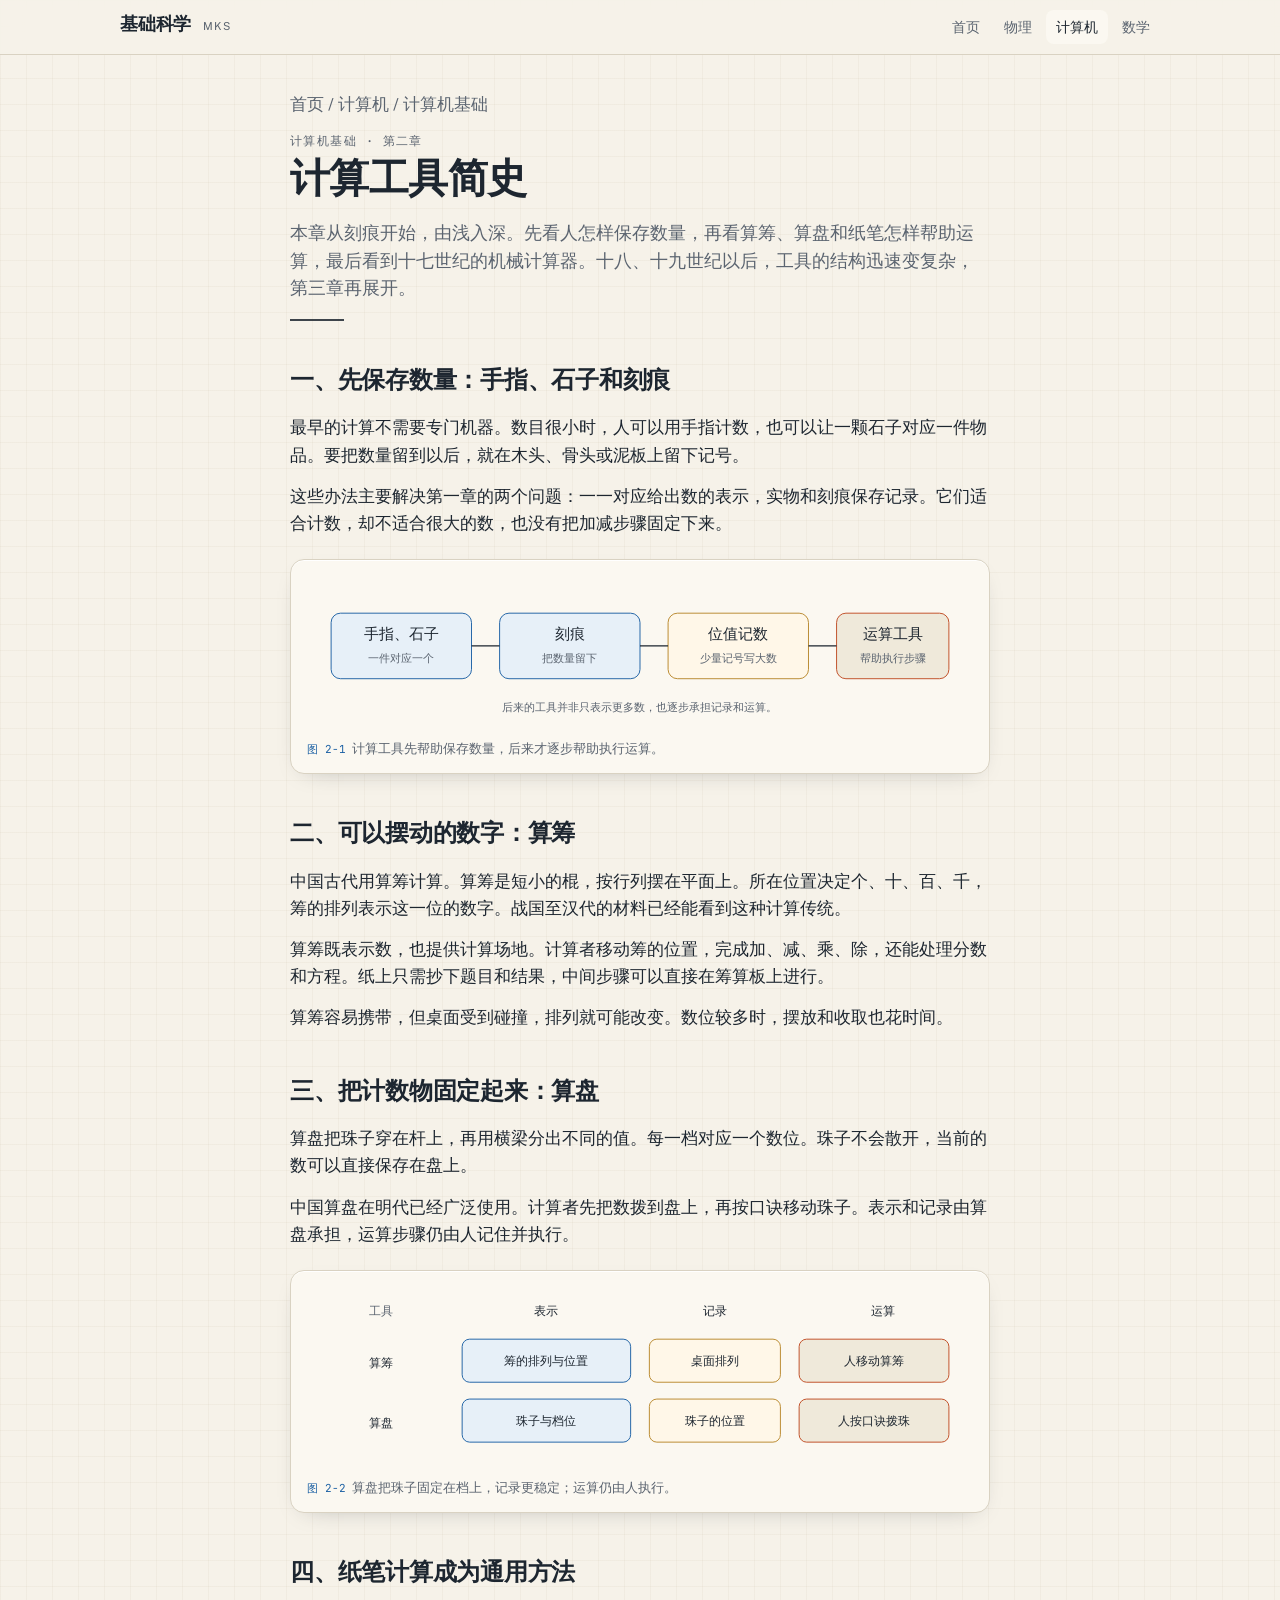
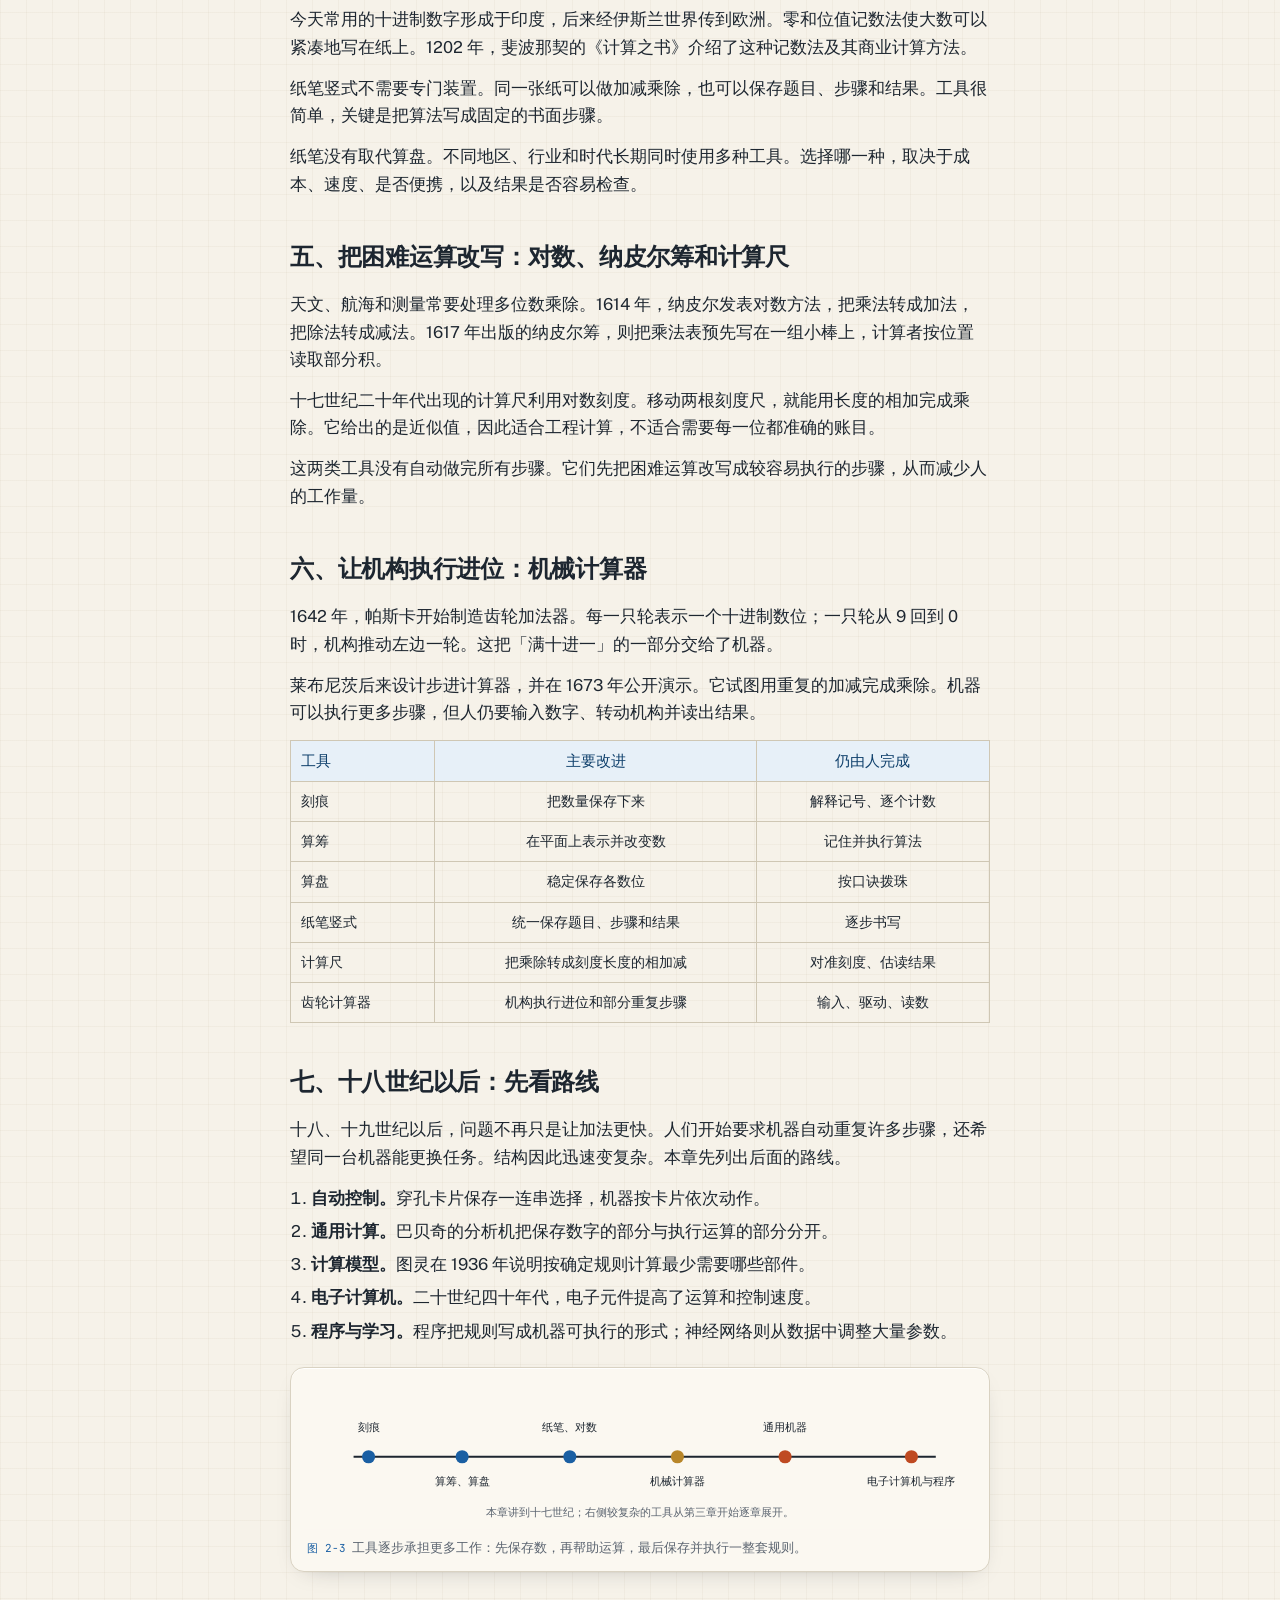
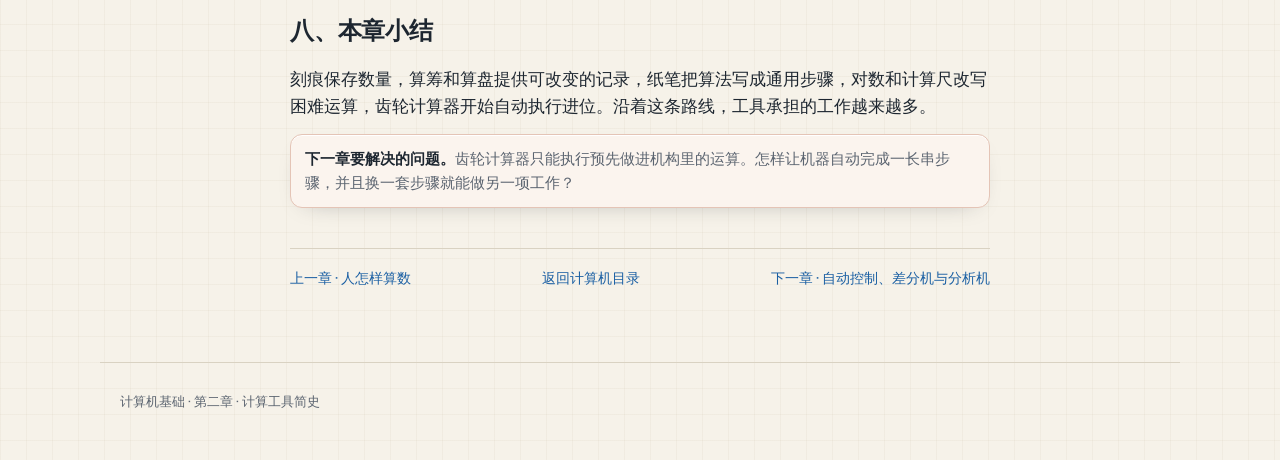
<file: computer/foundations/02-mechanical.html>
<!DOCTYPE html>
<html lang="zh-CN">
<head>
<meta charset="UTF-8">
<meta name="viewport" content="width=device-width, initial-scale=1.0">
<title>第二章 · 计算工具简史</title>
<link rel="preconnect" href="https://fonts.googleapis.com">
<link rel="preconnect" href="https://fonts.gstatic.com" crossorigin>
<link href="https://fonts.googleapis.com/css2?family=Newsreader:opsz,wght@6..72,400;6..72,500;6..72,600&family=Public+Sans:wght@400;500;600&family=JetBrains+Mono:wght@400;500&display=swap" rel="stylesheet">
<link rel="stylesheet" href="../../assets/css/site.css">
</head>
<body>
<header class="site-nav">
  <div class="inner">
    <a class="brand" href="../../index.html">基础科学 <small>MKS</small></a>
    <nav>
      <a href="../../index.html">首页</a>
      <a href="../../physics/index.html">物理</a>
      <a href="../index.html" aria-current="page">计算机</a>
      <a href="../../动点函数探究题_生成器.html">数学</a>
    </nav>
  </div>
</header>

<article class="essay">
  <p class="crumb"><a href="../../index.html">首页</a> / <a href="../index.html">计算机</a> / 计算机基础</p>
  <p class="kicker">计算机基础 · 第二章</p>
  <header>
    <h1>计算工具简史</h1>
    <p class="deck">本章从刻痕开始，由浅入深。先看人怎样保存数量，再看算筹、算盘和纸笔怎样帮助运算，最后看到十七世纪的机械计算器。十八、十九世纪以后，工具的结构迅速变复杂，第三章再展开。</p>
    <div class="hr"></div>
  </header>

  <h2>一、先保存数量：手指、石子和刻痕</h2>
  <p>最早的计算不需要专门机器。数目很小时，人可以用手指计数，也可以让一颗石子对应一件物品。要把数量留到以后，就在木头、骨头或泥板上留下记号。</p>
  <p>这些办法主要解决第一章的两个问题：一一对应给出数的表示，实物和刻痕保存记录。它们适合计数，却不适合很大的数，也没有把加减步骤固定下来。</p>

  <figure class="diagram" aria-label="从实物对应到书写数字">
    <svg viewBox="0 0 720 170" xmlns="http://www.w3.org/2000/svg" role="img">
      <rect width="720" height="170" fill="#FBF8F1"/>
      <g font-family="Public Sans, sans-serif">
        <rect x="30" y="44" width="150" height="70" rx="10" fill="#e7f0f8" stroke="#1a5fa3"/>
        <text x="105" y="72" text-anchor="middle" font-size="16" fill="#1d2630">手指、石子</text>
        <text x="105" y="96" text-anchor="middle" font-size="12" fill="#5b6470">一件对应一个</text>
        <rect x="210" y="44" width="150" height="70" rx="10" fill="#e7f0f8" stroke="#1a5fa3"/>
        <text x="285" y="72" text-anchor="middle" font-size="16" fill="#1d2630">刻痕</text>
        <text x="285" y="96" text-anchor="middle" font-size="12" fill="#5b6470">把数量留下</text>
        <rect x="390" y="44" width="150" height="70" rx="10" fill="#fff7e8" stroke="#b8862a"/>
        <text x="465" y="72" text-anchor="middle" font-size="16" fill="#1d2630">位值记数</text>
        <text x="465" y="96" text-anchor="middle" font-size="12" fill="#5b6470">少量记号写大数</text>
        <rect x="570" y="44" width="120" height="70" rx="10" fill="#efe9da" stroke="#bf4a22"/>
        <text x="630" y="72" text-anchor="middle" font-size="16" fill="#1d2630">运算工具</text>
        <text x="630" y="96" text-anchor="middle" font-size="12" fill="#5b6470">帮助执行步骤</text>
      </g>
      <path d="M180 79 h30 M360 79 h30 M540 79 h30" stroke="#1d2630" stroke-width="1.4"/>
      <text x="360" y="148" text-anchor="middle" font-family="Public Sans, sans-serif" font-size="12" fill="#5b6470">后来的工具并非只表示更多数，也逐步承担记录和运算。</text>
    </svg>
    <figcaption><span class="n">图 2-1</span>计算工具先帮助保存数量，后来才逐步帮助执行运算。</figcaption>
  </figure>

  <h2>二、可以摆动的数字：算筹</h2>
  <p>中国古代用算筹计算。算筹是短小的棍，按行列摆在平面上。所在位置决定个、十、百、千，筹的排列表示这一位的数字。战国至汉代的材料已经能看到这种计算传统。</p>
  <p>算筹既表示数，也提供计算场地。计算者移动筹的位置，完成加、减、乘、除，还能处理分数和方程。纸上只需抄下题目和结果，中间步骤可以直接在筹算板上进行。</p>
  <p>算筹容易携带，但桌面受到碰撞，排列就可能改变。数位较多时，摆放和收取也花时间。</p>

  <h2>三、把计数物固定起来：算盘</h2>
  <p>算盘把珠子穿在杆上，再用横梁分出不同的值。每一档对应一个数位。珠子不会散开，当前的数可以直接保存在盘上。</p>
  <p>中国算盘在明代已经广泛使用。计算者先把数拨到盘上，再按口诀移动珠子。表示和记录由算盘承担，运算步骤仍由人记住并执行。</p>

  <figure class="diagram" aria-label="算筹与算盘的比较">
    <svg viewBox="0 0 720 200" xmlns="http://www.w3.org/2000/svg" role="img">
      <rect width="720" height="200" fill="#FBF8F1"/>
      <g font-family="Public Sans, sans-serif" font-size="13">
        <text x="70" y="34" fill="#5b6470">工具</text>
        <text x="260" y="34" text-anchor="middle" fill="#1d2630">表示</text>
        <text x="440" y="34" text-anchor="middle" fill="#1d2630">记录</text>
        <text x="620" y="34" text-anchor="middle" fill="#1d2630">运算</text>
        <text x="70" y="90" fill="#1d2630">算筹</text>
        <rect x="170" y="60" width="180" height="46" rx="8" fill="#e7f0f8" stroke="#1a5fa3"/>
        <text x="260" y="88" text-anchor="middle" fill="#1d2630">筹的排列与位置</text>
        <rect x="370" y="60" width="140" height="46" rx="8" fill="#fff7e8" stroke="#b8862a"/>
        <text x="440" y="88" text-anchor="middle" fill="#1d2630">桌面排列</text>
        <rect x="530" y="60" width="160" height="46" rx="8" fill="#efe9da" stroke="#bf4a22"/>
        <text x="610" y="88" text-anchor="middle" fill="#1d2630">人移动算筹</text>
        <text x="70" y="154" fill="#1d2630">算盘</text>
        <rect x="170" y="124" width="180" height="46" rx="8" fill="#e7f0f8" stroke="#1a5fa3"/>
        <text x="260" y="152" text-anchor="middle" fill="#1d2630">珠子与档位</text>
        <rect x="370" y="124" width="140" height="46" rx="8" fill="#fff7e8" stroke="#b8862a"/>
        <text x="440" y="152" text-anchor="middle" fill="#1d2630">珠子的位置</text>
        <rect x="530" y="124" width="160" height="46" rx="8" fill="#efe9da" stroke="#bf4a22"/>
        <text x="610" y="152" text-anchor="middle" fill="#1d2630">人按口诀拨珠</text>
      </g>
    </svg>
    <figcaption><span class="n">图 2-2</span>算盘把珠子固定在档上，记录更稳定；运算仍由人执行。</figcaption>
  </figure>

  <h2>四、纸笔计算成为通用方法</h2>
  <p>今天常用的十进制数字形成于印度，后来经伊斯兰世界传到欧洲。零和位值记数法使大数可以紧凑地写在纸上。1202 年，斐波那契的《计算之书》介绍了这种记数法及其商业计算方法。</p>
  <p>纸笔竖式不需要专门装置。同一张纸可以做加减乘除，也可以保存题目、步骤和结果。工具很简单，关键是把算法写成固定的书面步骤。</p>
  <p>纸笔没有取代算盘。不同地区、行业和时代长期同时使用多种工具。选择哪一种，取决于成本、速度、是否便携，以及结果是否容易检查。</p>

  <h2>五、把困难运算改写：对数、纳皮尔筹和计算尺</h2>
  <p>天文、航海和测量常要处理多位数乘除。1614 年，纳皮尔发表对数方法，把乘法转成加法，把除法转成减法。1617 年出版的纳皮尔筹，则把乘法表预先写在一组小棒上，计算者按位置读取部分积。</p>
  <p>十七世纪二十年代出现的计算尺利用对数刻度。移动两根刻度尺，就能用长度的相加完成乘除。它给出的是近似值，因此适合工程计算，不适合需要每一位都准确的账目。</p>
  <p>这两类工具没有自动做完所有步骤。它们先把困难运算改写成较容易执行的步骤，从而减少人的工作量。</p>

  <h2>六、让机构执行进位：机械计算器</h2>
  <p>1642 年，帕斯卡开始制造齿轮加法器。每一只轮表示一个十进制数位；一只轮从 9 回到 0 时，机构推动左边一轮。这把「满十进一」的一部分交给了机器。</p>
  <p>莱布尼茨后来设计步进计算器，并在 1673 年公开演示。它试图用重复的加减完成乘除。机器可以执行更多步骤，但人仍要输入数字、转动机构并读出结果。</p>

  <table class="data-table rules" aria-label="十七世纪以前的重要计算工具">
    <thead>
      <tr><th>工具</th><th>主要改进</th><th>仍由人完成</th></tr>
    </thead>
    <tbody>
      <tr><td>刻痕</td><td>把数量保存下来</td><td>解释记号、逐个计数</td></tr>
      <tr><td>算筹</td><td>在平面上表示并改变数</td><td>记住并执行算法</td></tr>
      <tr><td>算盘</td><td>稳定保存各数位</td><td>按口诀拨珠</td></tr>
      <tr><td>纸笔竖式</td><td>统一保存题目、步骤和结果</td><td>逐步书写</td></tr>
      <tr><td>计算尺</td><td>把乘除转成刻度长度的相加减</td><td>对准刻度、估读结果</td></tr>
      <tr><td>齿轮计算器</td><td>机构执行进位和部分重复步骤</td><td>输入、驱动、读数</td></tr>
    </tbody>
  </table>

  <h2>七、十八世纪以后：先看路线</h2>
  <p>十八、十九世纪以后，问题不再只是让加法更快。人们开始要求机器自动重复许多步骤，还希望同一台机器能更换任务。结构因此迅速变复杂。本章先列出后面的路线。</p>
  <ol>
    <li><strong>自动控制。</strong>穿孔卡片保存一连串选择，机器按卡片依次动作。</li>
    <li><strong>通用计算。</strong>巴贝奇的分析机把保存数字的部分与执行运算的部分分开。</li>
    <li><strong>计算模型。</strong>图灵在 1936 年说明按确定规则计算最少需要哪些部件。</li>
    <li><strong>电子计算机。</strong>二十世纪四十年代，电子元件提高了运算和控制速度。</li>
    <li><strong>程序与学习。</strong>程序把规则写成机器可执行的形式；神经网络则从数据中调整大量参数。</li>
  </ol>

  <figure class="diagram" aria-label="计算工具从古代到现代的路线">
    <svg viewBox="0 0 720 160" xmlns="http://www.w3.org/2000/svg" role="img">
      <rect width="720" height="160" fill="#FBF8F1"/>
      <line x1="54" y1="82" x2="676" y2="82" stroke="#1d2630" stroke-width="2"/>
      <g font-family="Public Sans, sans-serif" font-size="12" fill="#1d2630">
        <circle cx="70" cy="82" r="7" fill="#1a5fa3"/><text x="70" y="54" text-anchor="middle">刻痕</text>
        <circle cx="170" cy="82" r="7" fill="#1a5fa3"/><text x="170" y="112" text-anchor="middle">算筹、算盘</text>
        <circle cx="285" cy="82" r="7" fill="#1a5fa3"/><text x="285" y="54" text-anchor="middle">纸笔、对数</text>
        <circle cx="400" cy="82" r="7" fill="#b8862a"/><text x="400" y="112" text-anchor="middle">机械计算器</text>
        <circle cx="515" cy="82" r="7" fill="#bf4a22"/><text x="515" y="54" text-anchor="middle">通用机器</text>
        <circle cx="650" cy="82" r="7" fill="#bf4a22"/><text x="650" y="112" text-anchor="middle">电子计算机与程序</text>
      </g>
      <text x="360" y="145" text-anchor="middle" font-family="Public Sans, sans-serif" font-size="12" fill="#5b6470">本章讲到十七世纪；右侧较复杂的工具从第三章开始逐章展开。</text>
    </svg>
    <figcaption><span class="n">图 2-3</span>工具逐步承担更多工作：先保存数，再帮助运算，最后保存并执行一整套规则。</figcaption>
  </figure>

  <h2>八、本章小结</h2>
  <p>刻痕保存数量，算筹和算盘提供可改变的记录，纸笔把算法写成通用步骤，对数和计算尺改写困难运算，齿轮计算器开始自动执行进位。沿着这条路线，工具承担的工作越来越多。</p>

  <div class="callout tail">
    <b>下一章要解决的问题。</b>齿轮计算器只能执行预先做进机构里的运算。怎样让机器自动完成一长串步骤，并且换一套步骤就能做另一项工作？
  </div>

  <nav class="chapter-nav">
    <a href="01-abacus.html">上一章 · 人怎样算数</a>
    <a href="../index.html">返回计算机目录</a>
    <a href="03-analytical.html">下一章 · 自动控制、差分机与分析机</a>
  </nav>
</article>

<footer class="site-foot">计算机基础 · 第二章 · 计算工具简史</footer>
</body>
</html>
</file>
<file: assets/css/site.css>
:root{
  --paper:#F6F2E9; --paper2:#FBF8F1; --ink:#1d2630; --ink2:#5b6470;
  --line:#d9d2c2; --line2:#cfc7b4; --blue:#1a5fa3; --blue-soft:#e7f0f8;
  --coral:#bf4a22; --green:#1f7a52; --gold:#b8862a;
  --shadow:0 1px 0 #fff inset, 0 8px 24px -16px rgba(29,38,48,.4);
  --serif:"Newsreader", "Source Han Serif SC", "Noto Serif SC", "Songti SC", serif;
  --sans:"Public Sans", "Source Han Sans SC", "Noto Sans SC", system-ui, sans-serif;
  --mono:"JetBrains Mono", ui-monospace, monospace;
}
*{box-sizing:border-box}
html,body{margin:0}
html{scroll-behavior:smooth; scroll-padding-top:64px}
body{
  background:var(--paper); color:var(--ink);
  font-family:var(--sans); line-height:1.65;
  background-image:
    linear-gradient(rgba(190,180,155,.10) 1px,transparent 1px),
    linear-gradient(90deg,rgba(190,180,155,.10) 1px,transparent 1px);
  background-size:26px 26px;
}
a{color:var(--blue); text-decoration:none}
a:hover{text-decoration:underline}
code, .unit{
  font-family:var(--mono); font-size:.92em;
  background:#efe9da; padding:1px 5px; border-radius:5px;
}

/* —— 顶栏 —— */
.site-nav{
  position:sticky; top:0; z-index:20;
  background:rgba(246,242,233,.92);
  backdrop-filter:blur(10px);
  border-bottom:1px solid var(--line);
}
.site-nav .inner{
  max-width:1080px; margin:0 auto;
  padding:10px 20px;
  display:flex; align-items:center; gap:18px; flex-wrap:wrap;
}
.brand{
  font-family:var(--serif); font-weight:600; font-size:18px;
  color:var(--ink); letter-spacing:-.01em; text-decoration:none;
}
.brand:hover{text-decoration:none}
.brand small{
  font-family:var(--sans); font-weight:400; font-size:11px;
  color:var(--ink2); margin-left:8px; letter-spacing:.08em;
}
.site-nav nav{display:flex; gap:4px; margin-left:auto; flex-wrap:wrap}
.site-nav nav a{
  color:var(--ink2); font-size:13.5px; padding:6px 10px; border-radius:8px;
  text-decoration:none;
}
.site-nav nav a:hover, .site-nav nav a[aria-current="page"]{
  background:var(--paper2); color:var(--ink); text-decoration:none;
}

/* —— 页脚 —— */
.site-foot{
  max-width:1080px; margin:0 auto;
  padding:28px 20px 48px;
  font-size:12.5px; color:var(--ink2); line-height:1.7;
  border-top:1px solid var(--line);
}

/* —— 首页 —— */
.hero{
  max-width:1080px; margin:0 auto; padding:48px 20px 28px;
}
.hero .kicker{
  font-family:var(--mono); font-size:12px; letter-spacing:.14em;
  color:var(--ink2); text-transform:uppercase; margin:0 0 10px;
}
.hero h1{
  font-family:var(--serif); font-weight:600; font-size:clamp(32px,5vw,48px);
  line-height:1.12; letter-spacing:-.02em; margin:0 0 12px;
}
.hero p.lead{
  max-width:640px; font-size:17px; color:var(--ink2); margin:0 0 8px;
}
.hero .hr{height:2px; background:var(--ink); opacity:.85; margin:18px 0 0; width:54px}

.grid-3{
  max-width:1080px; margin:0 auto; padding:8px 20px 56px;
  display:grid; grid-template-columns:repeat(2,1fr); gap:16px;
}
@media(max-width:820px){.grid-3{grid-template-columns:1fr}}
.card{
  background:var(--paper2); border:1px solid var(--line);
  border-radius:14px; padding:20px 20px 18px; box-shadow:var(--shadow);
}
.card h2{
  font-family:var(--serif); font-weight:600; font-size:22px; margin:0 0 6px;
}
.card p{margin:0 0 12px; color:var(--ink2); font-size:14.5px}
.card .list{list-style:none; padding:0; margin:0}
.card .list li{margin:0}
.card .list a{
  display:block; padding:8px 0; border-top:1px solid var(--line);
  color:var(--ink); text-decoration:none; font-size:14.5px;
}
.card .list a:hover{color:var(--blue)}
.card .list .soon{color:var(--ink2); font-size:13.5px; padding:8px 0; border-top:1px solid var(--line)}
.pill{
  font-family:var(--mono); font-size:10.5px; font-weight:400;
  color:var(--ink2); background:#efe9da; padding:2px 8px; border-radius:20px;
}

/* —— 学科目录页 —— */
.page{
  max-width:800px; margin:0 auto; padding:36px 20px 64px;
}
.crumb{font-size:13px; color:var(--ink2); margin:0 0 14px}
.crumb a{color:var(--ink2)}
.page h1{
  font-family:var(--serif); font-weight:600; font-size:34px;
  line-height:1.15; margin:0 0 10px;
}
.page .deck{color:var(--ink2); font-size:16px; margin:0 0 22px}
.page .card + .card{margin-top:16px}

/* —— 长文 —— */
.essay{
  max-width:740px; margin:0 auto; padding:36px 20px 72px;
}
.essay .kicker{
  font-family:var(--mono); font-size:12px; color:var(--ink2);
  letter-spacing:.12em; text-transform:uppercase; margin:0 0 8px;
}
.essay header h1{
  font-family:var(--serif); font-weight:600;
  font-size:clamp(28px,4.4vw,40px); line-height:1.18;
  letter-spacing:-.015em; margin:0 0 12px;
}
.essay .deck{
  font-size:17.5px; color:var(--ink2); line-height:1.55; margin:0 0 6px;
}
.essay .hr{height:2px; background:var(--ink); opacity:.85; margin:18px 0 28px; width:54px}
.essay h2{
  font-family:var(--serif); font-weight:600; font-size:24px;
  margin:42px 0 12px; letter-spacing:-.01em;
}
.essay h3{
  font-family:var(--serif); font-weight:600; font-size:18px;
  margin:26px 0 8px;
}
.essay p{font-size:16.5px; margin:0 0 14px}
.essay p.note, .callout{
  font-size:14.5px; color:var(--ink2); background:var(--paper2);
  border:1px solid var(--line); border-radius:12px;
  padding:12px 14px; margin:0 0 18px; box-shadow:var(--shadow);
}
.callout b{color:var(--ink)}
.essay ol, .essay ul{margin:0 0 16px; padding-left:1.3em; font-size:16.5px}
.essay li{margin:0 0 6px}
.essay blockquote{
  margin:18px 0; padding:2px 0 2px 16px;
  border-left:3px solid var(--ink);
  font-family:var(--serif); font-size:20px; line-height:1.45;
}
.essay blockquote cite{
  display:block; font-family:var(--sans); font-size:13px;
  font-style:normal; color:var(--ink2); margin-top:8px;
}

figure.diagram{
  margin:22px 0 8px; padding:12px;
  background:var(--paper2); border:1px solid var(--line);
  border-radius:14px; box-shadow:var(--shadow);
}
figure.diagram svg, figure.diagram canvas{display:block; width:100%; height:auto}
figcaption{
  font-size:13px; color:var(--ink2); padding:8px 4px 2px; line-height:1.5;
}
figcaption .n{
  font-family:var(--mono); font-size:11px; color:var(--blue); margin-right:6px;
}

.formula{
  overflow-x:auto;
  background:var(--paper2); border:1px solid var(--line);
  border-radius:12px; padding:14px 16px; margin:8px 0 18px;
  text-align:center; font-size:1.15em;
}

.dim-table, .data-table{width:100%; border-collapse:collapse; font-size:14.5px; margin:8px 0 18px}
.dim-table{font-family:var(--mono)}
.dim-table th, .dim-table td, .data-table th, .data-table td{
  border:1px solid var(--line2); padding:8px 10px; text-align:left;
}
.dim-table th, .data-table th{background:var(--blue-soft); color:#0e3f6b; font-weight:500; font-family:var(--sans)}
.dim-table td:first-child{background:#efe9da; font-family:var(--sans); width:28%}
.data-table{font-family:var(--sans)}
.data-table th{text-align:center}
.data-table td{text-align:right; font-family:var(--mono); font-size:13.5px}
.data-table td:first-child, .data-table th:first-child{text-align:left}
.data-table td[colspan]{font-family:var(--sans); color:var(--ink2); text-align:left}
.data-table tfoot td{background:#efe9da; font-family:var(--sans); text-align:left; font-size:13px; color:var(--ink2)}
.callout.tail{
  border-color:#e4c4b6; background:#fbf4ee;
}
.panel button{
  font-family:var(--sans); font-size:13px; cursor:pointer;
  background:var(--blue); color:#fff; border:none;
  border-radius:8px; padding:6px 12px;
}
.panel button.ghost{
  background:transparent; color:var(--blue); border:1px solid var(--line2);
}
.panel button:hover{filter:brightness(1.05)}
#trialBody td.same{color:var(--green); font-weight:500}

.panel{
  margin:18px 0 22px; padding:14px 16px 16px;
  background:var(--paper2); border:1px solid var(--line);
  border-radius:14px; box-shadow:var(--shadow);
  scroll-margin-top:72px;
}
.data-table.rules th, .data-table.rules td{text-align:center; font-family:var(--sans);}
.data-table.rules td:first-child, .data-table.rules th:first-child{text-align:left;}
.data-table.rules td{font-size:14px;}
.panel h3{margin:0 0 10px; font-family:var(--serif); font-size:16.5px}
.panel .ctrl{display:flex; flex-wrap:wrap; gap:10px 18px; align-items:center; margin-bottom:10px}
.panel label{font-size:13.5px; color:var(--ink2); display:flex; align-items:center; gap:8px}
.panel input[type=range]{accent-color:var(--blue); width:160px}
.panel .readout{font-family:var(--mono); font-size:13px; color:var(--blue)}
.panel .hint{font-size:13px; color:var(--ink2); margin:8px 0 0}
.panel svg{display:block; width:100%; height:auto}
.at-stats{
  display:grid; grid-template-columns:repeat(3,1fr);
  gap:8px; margin:10px 0 8px;
}
.at-stats div{
  background:#fcfaf4; border:1px solid var(--line);
  border-radius:10px; padding:8px 10px;
  font-size:12.5px; color:var(--ink2);
}
.at-stats b{
  display:block; font-family:var(--mono); font-weight:500;
  color:var(--ink); font-size:15px; margin-top:2px;
}
@media(max-width:620px){.at-stats{grid-template-columns:1fr}}

.chapter-nav{
  display:flex; justify-content:space-between; gap:12px; flex-wrap:wrap;
  margin-top:40px; padding-top:18px; border-top:1px solid var(--line);
  font-size:14px;
}
.chapter-nav .muted{color:var(--ink2)}

.katex-display{margin:0.6em 0 !important}

.tape-scroll{overflow-x:auto; padding:20px 4px 10px;}
.tape{display:flex; justify-content:center; min-width:min-content;}
.cell{
  width:38px; min-width:38px; height:46px;
  border:1px solid var(--line2); border-left:none;
  background:#fff; display:flex; align-items:center; justify-content:center;
  font-family:var(--mono); font-size:18px; position:relative;
}
.cell:first-child{border-left:1px solid var(--line2);}
.cell.on{
  background:var(--blue-soft); border-color:var(--blue);
  box-shadow:0 0 0 1px var(--blue); z-index:1;
}
.cell .arrow{
  position:absolute; top:-18px; left:50%; transform:translateX(-50%);
  font-size:11px; color:var(--blue); font-family:var(--sans); white-space:nowrap;
}
.tm-bar{display:flex; flex-wrap:wrap; gap:8px 14px; align-items:center; margin-bottom:8px;}
.panel select, .panel input[type=text]{
  font-family:var(--mono); font-size:13px;
  border:1px solid var(--line2); border-radius:8px;
  background:#fff; color:var(--ink); padding:5px 8px;
}
.panel input[type=text]{width:148px;}
.data-table tr.now td{background:#fff7e8;}
.tm-msg{font-size:13.5px; margin:8px 0 0; color:var(--ink2); min-height:1.4em;}
.tm-msg.halt{color:var(--green);}
.tm-msg.err{color:var(--coral);}

.abacus-num{
  font-family:var(--mono); font-size:22px; letter-spacing:.18em;
  text-align:center; color:var(--blue); margin:4px 0 8px;
}
.abacus-step{
  font-size:14px; color:var(--ink); background:#fff7e8;
  border:1px solid #e4d3a8; border-radius:10px;
  padding:8px 12px; margin:8px 0 0; min-height:2.4em;
}

@media print{
  *{ -webkit-print-color-adjust:exact !important; print-color-adjust:exact !important; }
  .site-nav, .site-foot, .panel, .chapter-nav{display:none !important}
  body{background:#fff; background-image:none}
  .essay{max-width:none; padding:0}
  figure.diagram{break-inside:avoid; box-shadow:none}
}
</file>
